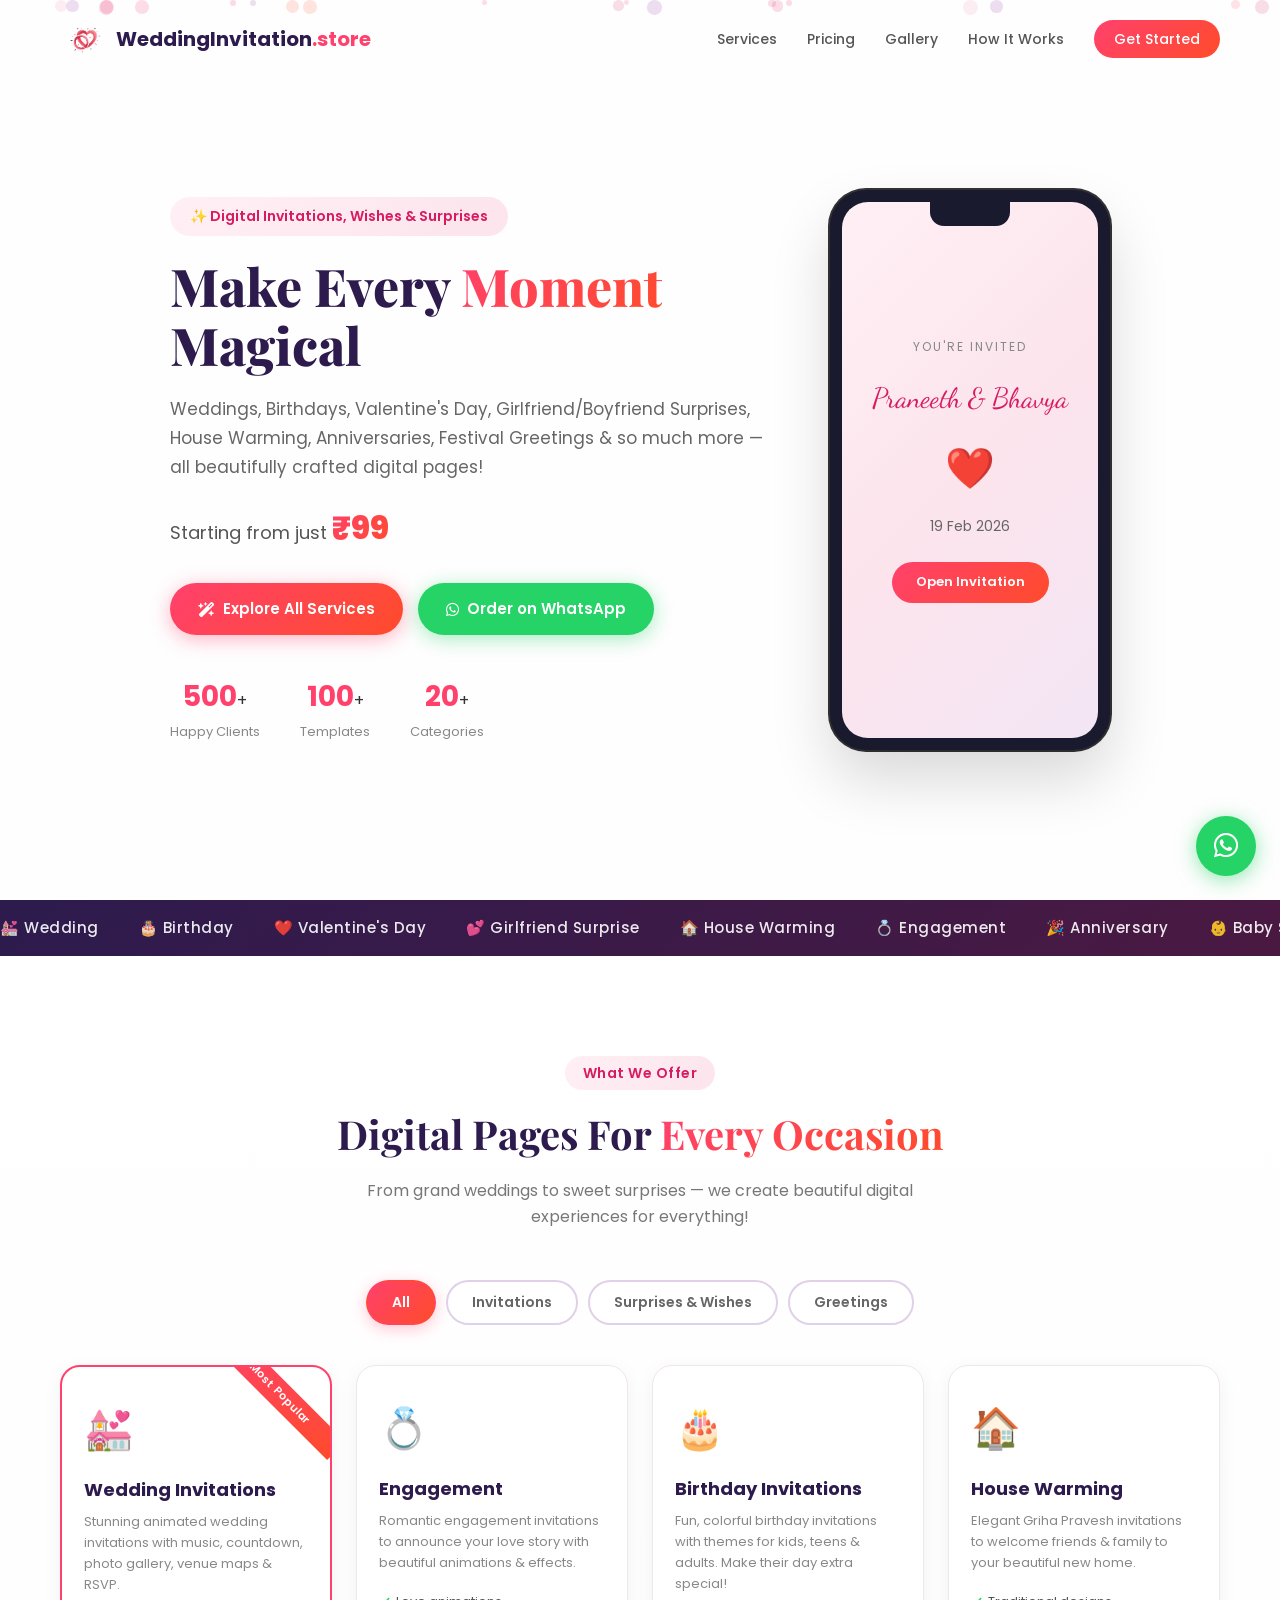
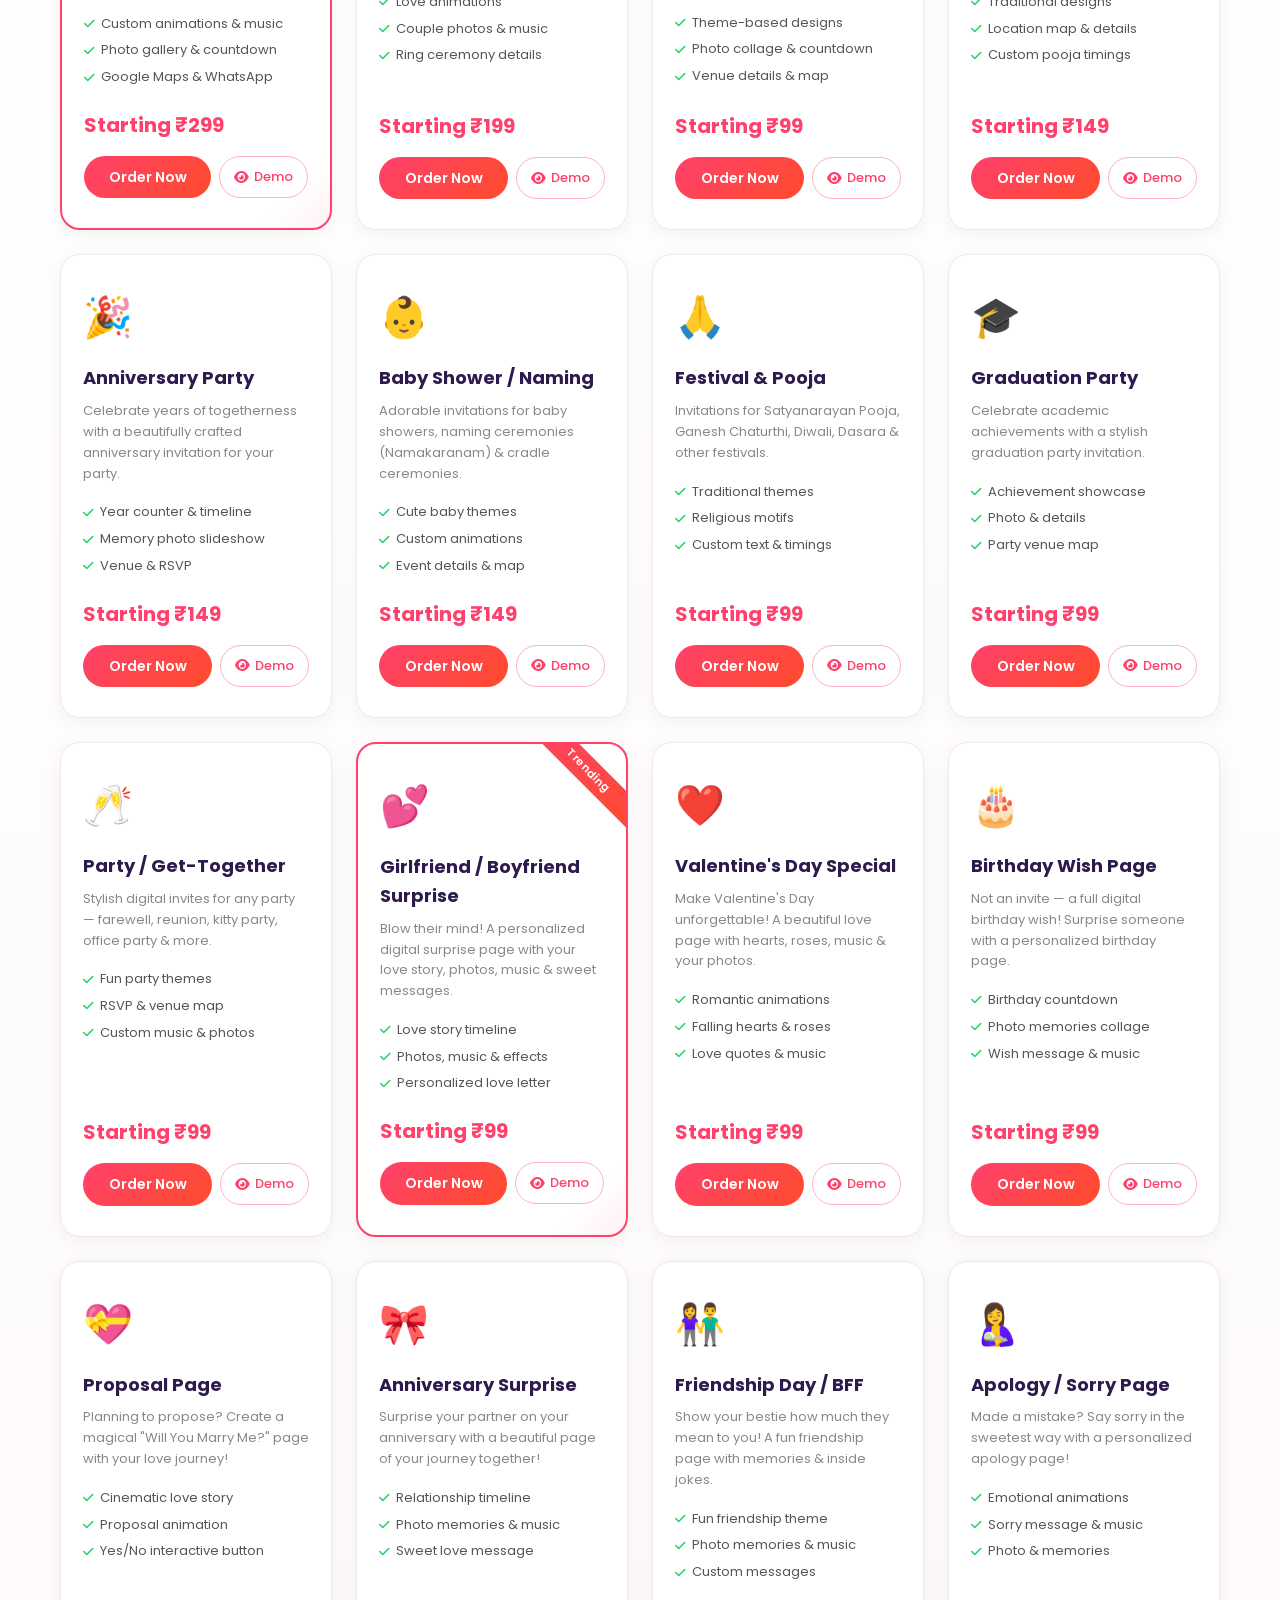
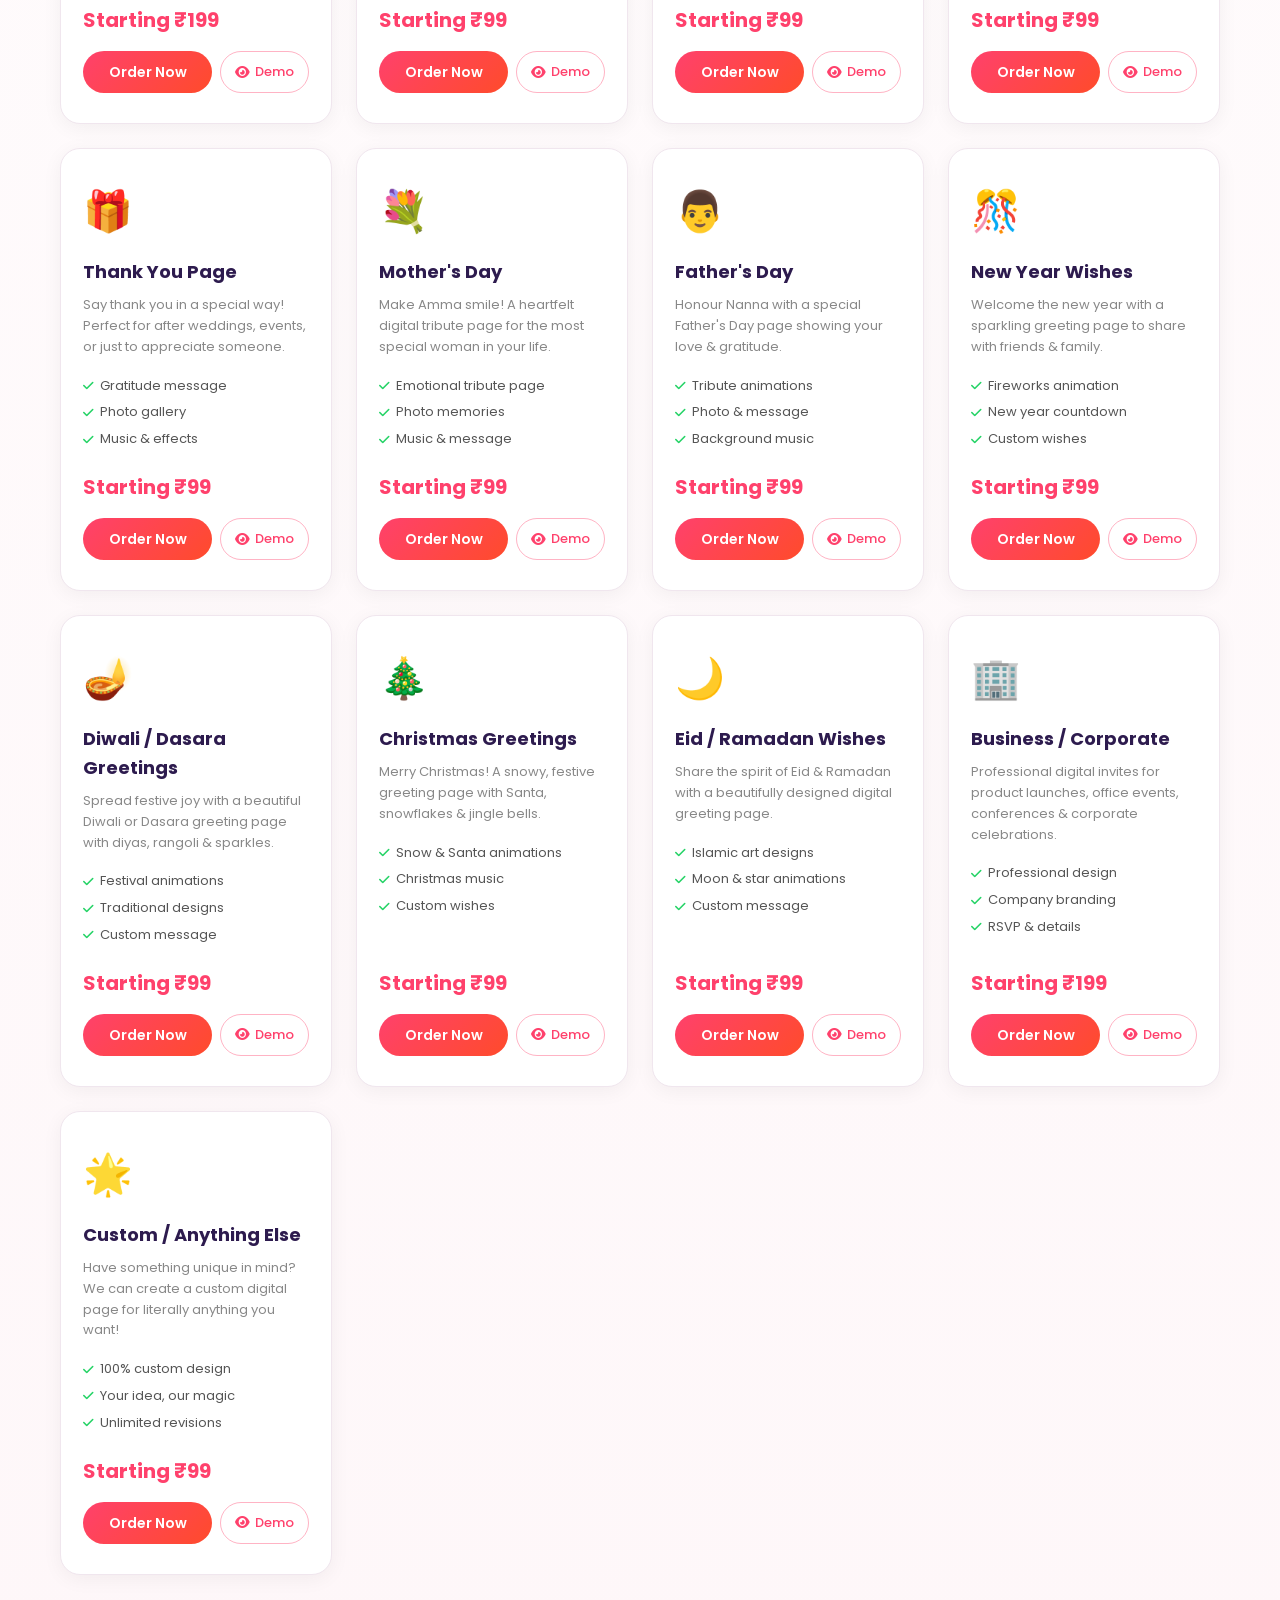
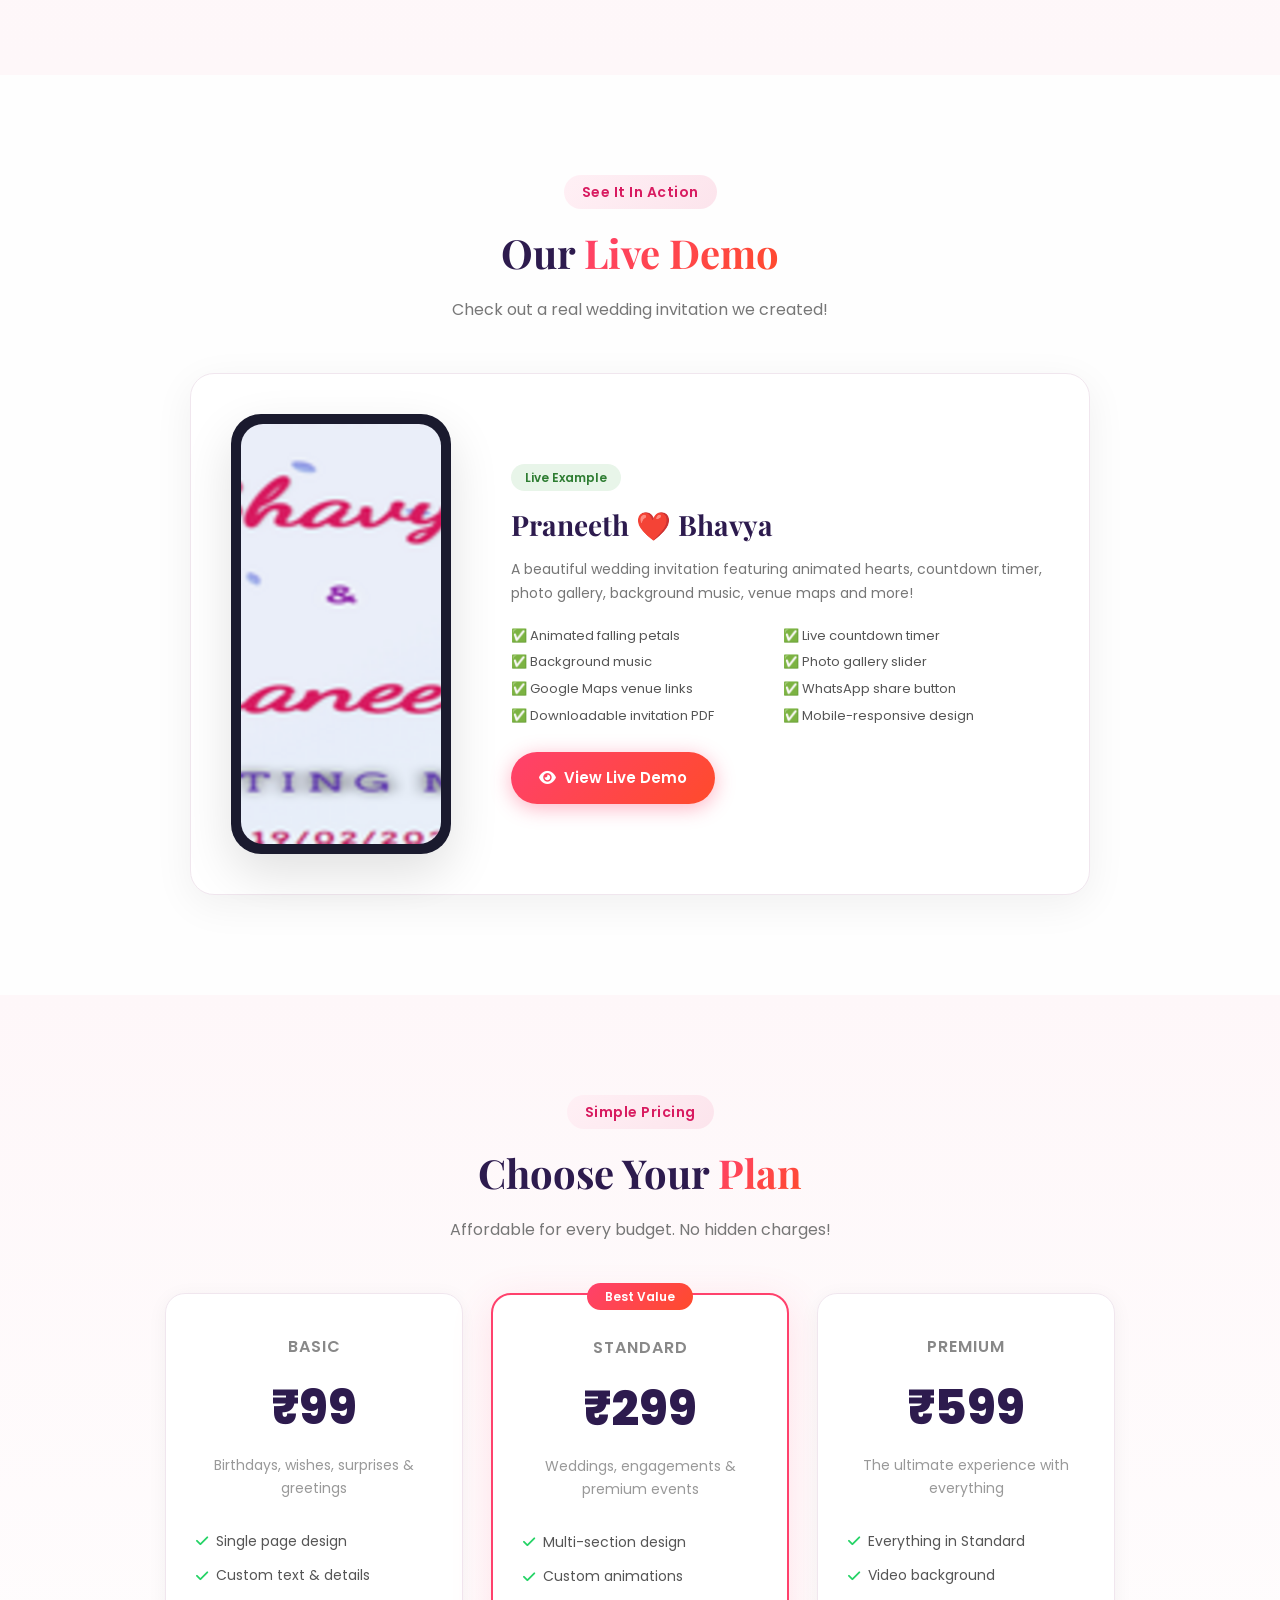
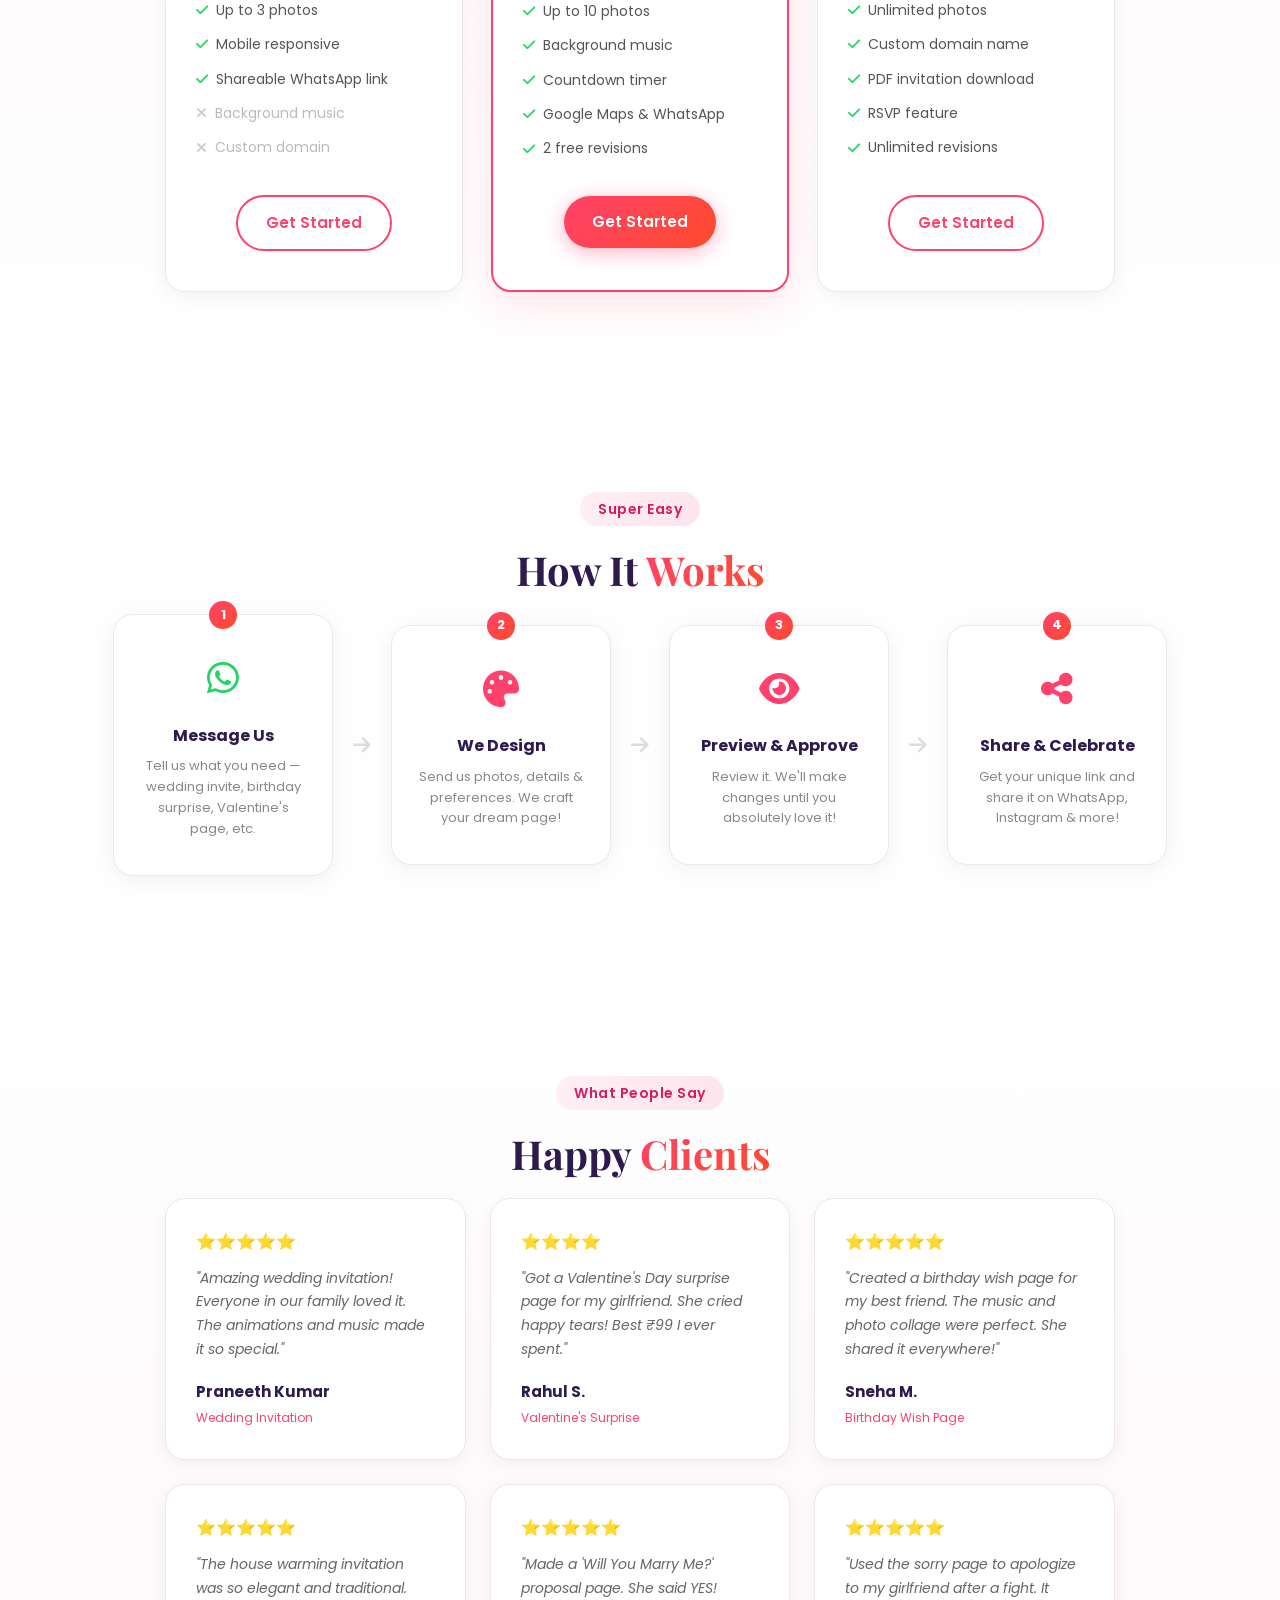
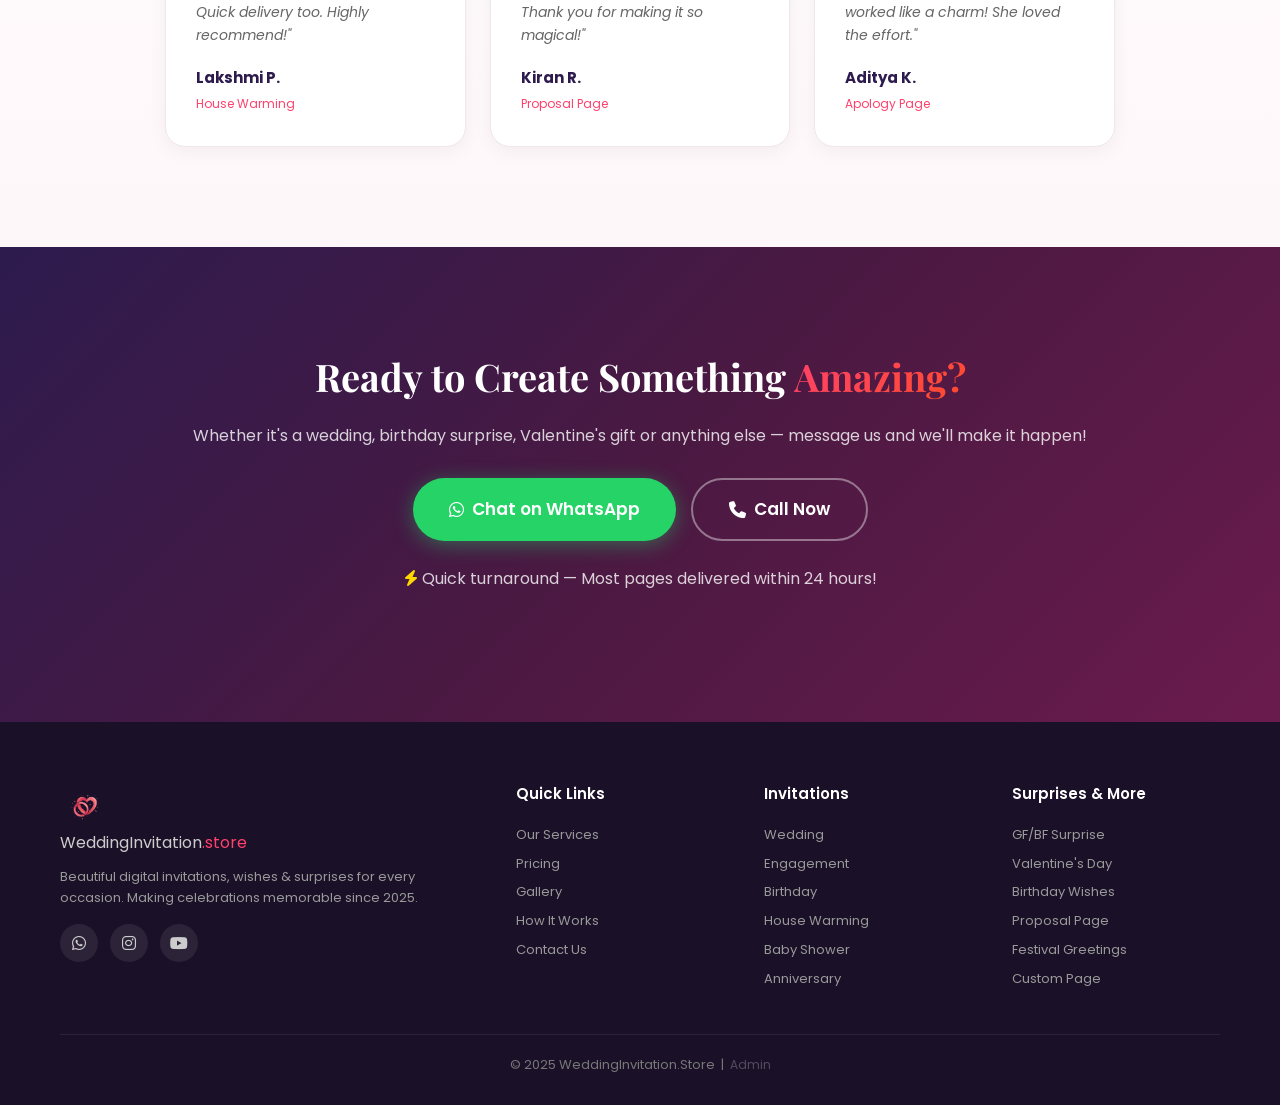
<file: index.html>
<!DOCTYPE html>
<html lang="en">
<head>
    <meta charset="UTF-8">
    <meta name="viewport" content="width=device-width, initial-scale=1.0">
    <link rel="shortcut icon" href="assets/img/logo.png" type="image/png">
    <meta name="author" content="Pavan Kumar">
    <meta name="description" content="Digital Invitations, Birthday Wishes, Valentine Surprises, Girlfriend/Boyfriend Surprises, House Warming, Wedding Cards & more. Starting ₹99!">

    <title>WeddingInvitation.Store | Digital Invitations & Surprises Starting ₹99</title>

    <!-- Google Analytics (Uncomment and replace G-XXXXXXXXXX with your ID) -->
    <!--
    <script async src="https://www.googletagmanager.com/gtag/js?id=G-XXXXXXXXXX"></script>
    <script>
      window.dataLayer = window.dataLayer || [];
      function gtag(){dataLayer.push(arguments);}
      gtag('js', new Date());
      gtag('config', 'G-XXXXXXXXXX');
    </script>
    -->

    <!-- Open Graph -->
    <meta property="og:title" content="WeddingInvitation.Store | Invitations, Wishes & Surprises from ₹99">
    <meta property="og:description" content="Weddings, Birthdays, Valentine's Day, Girlfriend Surprises, House Warming, Anniversary & more — all digital!">
    <meta property="og:image" content="https://weddinginvitation.store/assets/img/logo.png">
    <meta property="og:url" content="https://weddinginvitation.store/">
    <meta property="og:type" content="website">

    <!-- Fonts -->
    <link href="https://fonts.googleapis.com/css2?family=Playfair+Display:wght@400;600;700;800&family=Poppins:wght@300;400;500;600;700&family=Dancing+Script:wght@400;700&display=swap" rel="stylesheet">
    <link rel="stylesheet" href="https://cdnjs.cloudflare.com/ajax/libs/font-awesome/6.5.0/css/all.min.css">

    <link rel="stylesheet" href="style.css">
</head>
<body>

<!-- Floating Particles Background -->
<div class="particles" id="particles"></div>

<!-- Navigation -->
<nav class="navbar" id="navbar">
    <div class="nav-container">
        <a href="#" class="logo">
            <img src="assets/img/logo.png" alt="Logo" class="logo-img">
            <span class="logo-text">WeddingInvitation<span class="logo-dot">.store</span></span>
        </a>
        <div class="nav-overlay" id="navOverlay"></div>
        <div class="nav-links" id="navLinks">
            <button class="nav-close" id="navClose"><i class="fa-solid fa-xmark"></i></button>
            <a href="#services">Services</a>
            <a href="#pricing">Pricing</a>
            <a href="#gallery">Gallery</a>
            <a href="#how-it-works">How It Works</a>
            <a href="#contact" class="nav-cta">Get Started</a>
        </div>
        <button class="hamburger" id="hamburger">
            <span></span><span></span><span></span>
        </button>
    </div>
</nav>

<!-- Hero Section -->
<section class="hero" id="hero">
    <div class="hero-content">
        <p class="hero-badge">✨ Digital Invitations, Wishes & Surprises</p>
        <h1 class="hero-title">
            Make Every <span class="gradient-text">Moment</span> Magical
        </h1>
        <p class="hero-subtitle">
            Weddings, Birthdays, Valentine's Day, Girlfriend/Boyfriend Surprises, House Warming, Anniversaries, Festival Greetings & so much more — all beautifully crafted digital pages!
        </p>
        <div class="hero-price">
            Starting from just <span class="price-tag">₹99</span>
        </div>
        <div class="hero-actions">
            <a href="#services" class="btn btn-primary pulse-glow">
                <i class="fa-solid fa-wand-magic-sparkles"></i> Explore All Services
            </a>
            <a href="https://api.whatsapp.com/send?phone=918500752407&text=Hi!%20I%20want%20to%20create%20a%20digital%20invitation%20or%20surprise" target="_blank" class="btn btn-whatsapp">
                <i class="fa-brands fa-whatsapp"></i> Order on WhatsApp
            </a>
        </div>
        <div class="hero-stats">
            <div class="stat">
                <span class="stat-number" data-count="500">0</span>+
                <span class="stat-label">Happy Clients</span>
            </div>
            <div class="stat">
                <span class="stat-number" data-count="100">0</span>+
                <span class="stat-label">Templates</span>
            </div>
            <div class="stat">
                <span class="stat-number" data-count="20">0</span>+
                <span class="stat-label">Categories</span>
            </div>
        </div>
    </div>
    <div class="hero-visual">
        <div class="phone-mockup">
            <div class="phone-screen">
                <div class="mockup-invite">
                    <p class="mockup-small">You're Invited</p>
                    <p class="mockup-names">Praneeth & Bhavya</p>
                    <div class="mockup-heart">❤️</div>
                    <p class="mockup-date">19 Feb 2026</p>
                    <div class="mockup-btn">Open Invitation</div>
                </div>
            </div>
        </div>
    </div>
</section>

<!-- Scrolling Marquee of Categories -->
<section class="marquee-section">
    <div class="marquee-track">
        <div class="marquee-content">
            <span>💒 Wedding</span>
            <span>🎂 Birthday</span>
            <span>❤️ Valentine's Day</span>
            <span>💕 Girlfriend Surprise</span>
            <span>🏠 House Warming</span>
            <span>💍 Engagement</span>
            <span>🎉 Anniversary</span>
            <span>👶 Baby Shower</span>
            <span>🙏 Festival & Pooja</span>
            <span>🎓 Graduation</span>
            <span>💐 Mother's Day</span>
            <span>👨 Father's Day</span>
            <span>👫 Friendship Day</span>
            <span>🎊 New Year</span>
            <span>🥂 Party Invites</span>
            <span>💒 Wedding</span>
            <span>🎂 Birthday</span>
            <span>❤️ Valentine's Day</span>
            <span>💕 Girlfriend Surprise</span>
            <span>🏠 House Warming</span>
            <span>💍 Engagement</span>
            <span>🎉 Anniversary</span>
            <span>👶 Baby Shower</span>
            <span>🙏 Festival & Pooja</span>
            <span>🎓 Graduation</span>
            <span>💐 Mother's Day</span>
            <span>👨 Father's Day</span>
            <span>👫 Friendship Day</span>
            <span>🎊 New Year</span>
            <span>🥂 Party Invites</span>
        </div>
    </div>
</section>

<!-- Offers Section (shown dynamically when offers exist) -->
<section class="offers-section" id="offers-section">
    <div class="section-container">
        <p class="section-badge">🔥 Limited Time</p>
        <h2 class="section-title">Hot <span class="gradient-text">Deals & Offers</span></h2>
        <p class="section-subtitle">Grab these amazing deals before they expire!</p>
        <div class="offers-grid" id="offersGrid"></div>
    </div>
</section>

<!-- Services / Categories Section -->
<section class="services" id="services">
    <div class="section-container">
        <p class="section-badge">What We Offer</p>
        <h2 class="section-title">Digital Pages For <span class="gradient-text">Every Occasion</span></h2>
        <p class="section-subtitle">From grand weddings to sweet surprises — we create beautiful digital experiences for everything!</p>

        <!-- Category Filter Tabs -->
        <div class="filter-tabs">
            <button class="filter-btn active" data-filter="all">All</button>
            <button class="filter-btn" data-filter="invitations">Invitations</button>
            <button class="filter-btn" data-filter="surprises">Surprises & Wishes</button>
            <button class="filter-btn" data-filter="greetings">Greetings</button>
        </div>

        <div class="services-grid">

            <!-- INVITATIONS -->
            <div class="service-card featured" data-category="invitations">
                <div class="card-badge">Most Popular</div>
                <div class="card-icon">💒</div>
                <h3>Wedding Invitations</h3>
                <p>Stunning animated wedding invitations with music, countdown, photo gallery, venue maps & RSVP.</p>
                <ul class="card-features">
                    <li><i class="fa-solid fa-check"></i> Custom animations & music</li>
                    <li><i class="fa-solid fa-check"></i> Photo gallery & countdown</li>
                    <li><i class="fa-solid fa-check"></i> Google Maps & WhatsApp</li>
                </ul>
                <div class="card-price">Starting ₹299</div>
                <div class="card-btns">
                    <a href="https://api.whatsapp.com/send?phone=918500752407&text=Hi!%20I%20want%20a%20Wedding%20Invitation" target="_blank" class="btn btn-card">Order Now</a>
                    <button class="btn-demo" data-demo="wedding"><i class="fa-solid fa-eye"></i> Demo</button>
                </div>
            </div>

            <div class="service-card" data-category="invitations">
                <div class="card-icon">💍</div>
                <h3>Engagement</h3>
                <p>Romantic engagement invitations to announce your love story with beautiful animations & effects.</p>
                <ul class="card-features">
                    <li><i class="fa-solid fa-check"></i> Love animations</li>
                    <li><i class="fa-solid fa-check"></i> Couple photos & music</li>
                    <li><i class="fa-solid fa-check"></i> Ring ceremony details</li>
                </ul>
                <div class="card-price">Starting ₹199</div>
                <div class="card-btns">
                    <a href="https://api.whatsapp.com/send?phone=918500752407&text=Hi!%20I%20want%20an%20Engagement%20Invitation" target="_blank" class="btn btn-card">Order Now</a>
                    <button class="btn-demo" data-demo="engagement"><i class="fa-solid fa-eye"></i> Demo</button>
                </div>
            </div>

            <div class="service-card" data-category="invitations">
                <div class="card-icon">🎂</div>
                <h3>Birthday Invitations</h3>
                <p>Fun, colorful birthday invitations with themes for kids, teens & adults. Make their day extra special!</p>
                <ul class="card-features">
                    <li><i class="fa-solid fa-check"></i> Theme-based designs</li>
                    <li><i class="fa-solid fa-check"></i> Photo collage & countdown</li>
                    <li><i class="fa-solid fa-check"></i> Venue details & map</li>
                </ul>
                <div class="card-price">Starting ₹99</div>
                <div class="card-btns">
                    <a href="https://api.whatsapp.com/send?phone=918500752407&text=Hi!%20I%20want%20a%20Birthday%20Invitation" target="_blank" class="btn btn-card">Order Now</a>
                    <button class="btn-demo" data-demo="birthday"><i class="fa-solid fa-eye"></i> Demo</button>
                </div>
            </div>

            <div class="service-card" data-category="invitations">
                <div class="card-icon">🏠</div>
                <h3>House Warming</h3>
                <p>Elegant Griha Pravesh invitations to welcome friends & family to your beautiful new home.</p>
                <ul class="card-features">
                    <li><i class="fa-solid fa-check"></i> Traditional designs</li>
                    <li><i class="fa-solid fa-check"></i> Location map & details</li>
                    <li><i class="fa-solid fa-check"></i> Custom pooja timings</li>
                </ul>
                <div class="card-price">Starting ₹149</div>
                <div class="card-btns">
                    <a href="https://api.whatsapp.com/send?phone=918500752407&text=Hi!%20I%20want%20a%20House%20Warming%20Invitation" target="_blank" class="btn btn-card">Order Now</a>
                    <button class="btn-demo" data-demo="housewarming"><i class="fa-solid fa-eye"></i> Demo</button>
                </div>
            </div>

            <div class="service-card" data-category="invitations">
                <div class="card-icon">🎉</div>
                <h3>Anniversary Party</h3>
                <p>Celebrate years of togetherness with a beautifully crafted anniversary invitation for your party.</p>
                <ul class="card-features">
                    <li><i class="fa-solid fa-check"></i> Year counter & timeline</li>
                    <li><i class="fa-solid fa-check"></i> Memory photo slideshow</li>
                    <li><i class="fa-solid fa-check"></i> Venue & RSVP</li>
                </ul>
                <div class="card-price">Starting ₹149</div>
                <div class="card-btns">
                    <a href="https://api.whatsapp.com/send?phone=918500752407&text=Hi!%20I%20want%20an%20Anniversary%20Invitation" target="_blank" class="btn btn-card">Order Now</a>
                    <button class="btn-demo" data-demo="anniversary"><i class="fa-solid fa-eye"></i> Demo</button>
                </div>
            </div>

            <div class="service-card" data-category="invitations">
                <div class="card-icon">👶</div>
                <h3>Baby Shower / Naming</h3>
                <p>Adorable invitations for baby showers, naming ceremonies (Namakaranam) & cradle ceremonies.</p>
                <ul class="card-features">
                    <li><i class="fa-solid fa-check"></i> Cute baby themes</li>
                    <li><i class="fa-solid fa-check"></i> Custom animations</li>
                    <li><i class="fa-solid fa-check"></i> Event details & map</li>
                </ul>
                <div class="card-price">Starting ₹149</div>
                <div class="card-btns">
                    <a href="https://api.whatsapp.com/send?phone=918500752407&text=Hi!%20I%20want%20a%20Baby%20Shower%20Invitation" target="_blank" class="btn btn-card">Order Now</a>
                    <button class="btn-demo" data-demo="baby"><i class="fa-solid fa-eye"></i> Demo</button>
                </div>
            </div>

            <div class="service-card" data-category="invitations">
                <div class="card-icon">🙏</div>
                <h3>Festival & Pooja</h3>
                <p>Invitations for Satyanarayan Pooja, Ganesh Chaturthi, Diwali, Dasara & other festivals.</p>
                <ul class="card-features">
                    <li><i class="fa-solid fa-check"></i> Traditional themes</li>
                    <li><i class="fa-solid fa-check"></i> Religious motifs</li>
                    <li><i class="fa-solid fa-check"></i> Custom text & timings</li>
                </ul>
                <div class="card-price">Starting ₹99</div>
                <div class="card-btns">
                    <a href="https://api.whatsapp.com/send?phone=918500752407&text=Hi!%20I%20want%20a%20Festival%20Invitation" target="_blank" class="btn btn-card">Order Now</a>
                    <button class="btn-demo" data-demo="festival"><i class="fa-solid fa-eye"></i> Demo</button>
                </div>
            </div>

            <div class="service-card" data-category="invitations">
                <div class="card-icon">🎓</div>
                <h3>Graduation Party</h3>
                <p>Celebrate academic achievements with a stylish graduation party invitation.</p>
                <ul class="card-features">
                    <li><i class="fa-solid fa-check"></i> Achievement showcase</li>
                    <li><i class="fa-solid fa-check"></i> Photo & details</li>
                    <li><i class="fa-solid fa-check"></i> Party venue map</li>
                </ul>
                <div class="card-price">Starting ₹99</div>
                <div class="card-btns">
                    <a href="https://api.whatsapp.com/send?phone=918500752407&text=Hi!%20I%20want%20a%20Graduation%20Party%20Invitation" target="_blank" class="btn btn-card">Order Now</a>
                    <button class="btn-demo" data-demo="graduation"><i class="fa-solid fa-eye"></i> Demo</button>
                </div>
            </div>

            <div class="service-card" data-category="invitations">
                <div class="card-icon">🥂</div>
                <h3>Party / Get-Together</h3>
                <p>Stylish digital invites for any party — farewell, reunion, kitty party, office party & more.</p>
                <ul class="card-features">
                    <li><i class="fa-solid fa-check"></i> Fun party themes</li>
                    <li><i class="fa-solid fa-check"></i> RSVP & venue map</li>
                    <li><i class="fa-solid fa-check"></i> Custom music & photos</li>
                </ul>
                <div class="card-price">Starting ₹99</div>
                <div class="card-btns">
                    <a href="https://api.whatsapp.com/send?phone=918500752407&text=Hi!%20I%20want%20a%20Party%20Invitation" target="_blank" class="btn btn-card">Order Now</a>
                    <button class="btn-demo" data-demo="party"><i class="fa-solid fa-eye"></i> Demo</button>
                </div>
            </div>

            <!-- SURPRISES & WISHES -->
            <div class="service-card featured" data-category="surprises">
                <div class="card-badge">Trending</div>
                <div class="card-icon">💕</div>
                <h3>Girlfriend / Boyfriend Surprise</h3>
                <p>Blow their mind! A personalized digital surprise page with your love story, photos, music & sweet messages.</p>
                <ul class="card-features">
                    <li><i class="fa-solid fa-check"></i> Love story timeline</li>
                    <li><i class="fa-solid fa-check"></i> Photos, music & effects</li>
                    <li><i class="fa-solid fa-check"></i> Personalized love letter</li>
                </ul>
                <div class="card-price">Starting ₹99</div>
                <div class="card-btns">
                    <a href="https://api.whatsapp.com/send?phone=918500752407&text=Hi!%20I%20want%20a%20Girlfriend/Boyfriend%20Surprise%20Page" target="_blank" class="btn btn-card">Order Now</a>
                    <button class="btn-demo" data-demo="couple"><i class="fa-solid fa-eye"></i> Demo</button>
                </div>
            </div>

            <div class="service-card" data-category="surprises">
                <div class="card-icon">❤️</div>
                <h3>Valentine's Day Special</h3>
                <p>Make Valentine's Day unforgettable! A beautiful love page with hearts, roses, music & your photos.</p>
                <ul class="card-features">
                    <li><i class="fa-solid fa-check"></i> Romantic animations</li>
                    <li><i class="fa-solid fa-check"></i> Falling hearts & roses</li>
                    <li><i class="fa-solid fa-check"></i> Love quotes & music</li>
                </ul>
                <div class="card-price">Starting ₹99</div>
                <div class="card-btns">
                    <a href="https://api.whatsapp.com/send?phone=918500752407&text=Hi!%20I%20want%20a%20Valentine's%20Day%20Surprise%20Page" target="_blank" class="btn btn-card">Order Now</a>
                    <button class="btn-demo" data-demo="valentine"><i class="fa-solid fa-eye"></i> Demo</button>
                </div>
            </div>

            <div class="service-card" data-category="surprises">
                <div class="card-icon">🎂</div>
                <h3>Birthday Wish Page</h3>
                <p>Not an invite — a full digital birthday wish! Surprise someone with a personalized birthday page.</p>
                <ul class="card-features">
                    <li><i class="fa-solid fa-check"></i> Birthday countdown</li>
                    <li><i class="fa-solid fa-check"></i> Photo memories collage</li>
                    <li><i class="fa-solid fa-check"></i> Wish message & music</li>
                </ul>
                <div class="card-price">Starting ₹99</div>
                <div class="card-btns">
                    <a href="https://api.whatsapp.com/send?phone=918500752407&text=Hi!%20I%20want%20a%20Birthday%20Wish%20Page" target="_blank" class="btn btn-card">Order Now</a>
                    <button class="btn-demo" data-demo="birthdaywish"><i class="fa-solid fa-eye"></i> Demo</button>
                </div>
            </div>

            <div class="service-card" data-category="surprises">
                <div class="card-icon">💝</div>
                <h3>Proposal Page</h3>
                <p>Planning to propose? Create a magical "Will You Marry Me?" page with your love journey!</p>
                <ul class="card-features">
                    <li><i class="fa-solid fa-check"></i> Cinematic love story</li>
                    <li><i class="fa-solid fa-check"></i> Proposal animation</li>
                    <li><i class="fa-solid fa-check"></i> Yes/No interactive button</li>
                </ul>
                <div class="card-price">Starting ₹199</div>
                <div class="card-btns">
                    <a href="https://api.whatsapp.com/send?phone=918500752407&text=Hi!%20I%20want%20a%20Proposal%20Page" target="_blank" class="btn btn-card">Order Now</a>
                    <button class="btn-demo" data-demo="proposal"><i class="fa-solid fa-eye"></i> Demo</button>
                </div>
            </div>

            <div class="service-card" data-category="surprises">
                <div class="card-icon">🎀</div>
                <h3>Anniversary Surprise</h3>
                <p>Surprise your partner on your anniversary with a beautiful page of your journey together!</p>
                <ul class="card-features">
                    <li><i class="fa-solid fa-check"></i> Relationship timeline</li>
                    <li><i class="fa-solid fa-check"></i> Photo memories & music</li>
                    <li><i class="fa-solid fa-check"></i> Sweet love message</li>
                </ul>
                <div class="card-price">Starting ₹99</div>
                <div class="card-btns">
                    <a href="https://api.whatsapp.com/send?phone=918500752407&text=Hi!%20I%20want%20an%20Anniversary%20Surprise%20Page" target="_blank" class="btn btn-card">Order Now</a>
                    <button class="btn-demo" data-demo="annivsurprise"><i class="fa-solid fa-eye"></i> Demo</button>
                </div>
            </div>

            <div class="service-card" data-category="surprises">
                <div class="card-icon">👫</div>
                <h3>Friendship Day / BFF</h3>
                <p>Show your bestie how much they mean to you! A fun friendship page with memories & inside jokes.</p>
                <ul class="card-features">
                    <li><i class="fa-solid fa-check"></i> Fun friendship theme</li>
                    <li><i class="fa-solid fa-check"></i> Photo memories & music</li>
                    <li><i class="fa-solid fa-check"></i> Custom messages</li>
                </ul>
                <div class="card-price">Starting ₹99</div>
                <div class="card-btns">
                    <a href="https://api.whatsapp.com/send?phone=918500752407&text=Hi!%20I%20want%20a%20Friendship%20Day%20Surprise%20Page" target="_blank" class="btn btn-card">Order Now</a>
                    <button class="btn-demo" data-demo="friendship"><i class="fa-solid fa-eye"></i> Demo</button>
                </div>
            </div>

            <div class="service-card" data-category="surprises">
                <div class="card-icon">🤱</div>
                <h3>Apology / Sorry Page</h3>
                <p>Made a mistake? Say sorry in the sweetest way with a personalized apology page!</p>
                <ul class="card-features">
                    <li><i class="fa-solid fa-check"></i> Emotional animations</li>
                    <li><i class="fa-solid fa-check"></i> Sorry message & music</li>
                    <li><i class="fa-solid fa-check"></i> Photo & memories</li>
                </ul>
                <div class="card-price">Starting ₹99</div>
                <div class="card-btns">
                    <a href="https://api.whatsapp.com/send?phone=918500752407&text=Hi!%20I%20want%20an%20Apology%20/%20Sorry%20Page" target="_blank" class="btn btn-card">Order Now</a>
                    <button class="btn-demo" data-demo="apology"><i class="fa-solid fa-eye"></i> Demo</button>
                </div>
            </div>

            <div class="service-card" data-category="surprises">
                <div class="card-icon">🎁</div>
                <h3>Thank You Page</h3>
                <p>Say thank you in a special way! Perfect for after weddings, events, or just to appreciate someone.</p>
                <ul class="card-features">
                    <li><i class="fa-solid fa-check"></i> Gratitude message</li>
                    <li><i class="fa-solid fa-check"></i> Photo gallery</li>
                    <li><i class="fa-solid fa-check"></i> Music & effects</li>
                </ul>
                <div class="card-price">Starting ₹99</div>
                <div class="card-btns">
                    <a href="https://api.whatsapp.com/send?phone=918500752407&text=Hi!%20I%20want%20a%20Thank%20You%20Page" target="_blank" class="btn btn-card">Order Now</a>
                    <button class="btn-demo" data-demo="thankyou"><i class="fa-solid fa-eye"></i> Demo</button>
                </div>
            </div>

            <!-- GREETINGS -->
            <div class="service-card" data-category="greetings">
                <div class="card-icon">💐</div>
                <h3>Mother's Day</h3>
                <p>Make Amma smile! A heartfelt digital tribute page for the most special woman in your life.</p>
                <ul class="card-features">
                    <li><i class="fa-solid fa-check"></i> Emotional tribute page</li>
                    <li><i class="fa-solid fa-check"></i> Photo memories</li>
                    <li><i class="fa-solid fa-check"></i> Music & message</li>
                </ul>
                <div class="card-price">Starting ₹99</div>
                <div class="card-btns">
                    <a href="https://api.whatsapp.com/send?phone=918500752407&text=Hi!%20I%20want%20a%20Mother's%20Day%20Page" target="_blank" class="btn btn-card">Order Now</a>
                    <button class="btn-demo" data-demo="mothers"><i class="fa-solid fa-eye"></i> Demo</button>
                </div>
            </div>

            <div class="service-card" data-category="greetings">
                <div class="card-icon">👨</div>
                <h3>Father's Day</h3>
                <p>Honour Nanna with a special Father's Day page showing your love & gratitude.</p>
                <ul class="card-features">
                    <li><i class="fa-solid fa-check"></i> Tribute animations</li>
                    <li><i class="fa-solid fa-check"></i> Photo & message</li>
                    <li><i class="fa-solid fa-check"></i> Background music</li>
                </ul>
                <div class="card-price">Starting ₹99</div>
                <div class="card-btns">
                    <a href="https://api.whatsapp.com/send?phone=918500752407&text=Hi!%20I%20want%20a%20Father's%20Day%20Page" target="_blank" class="btn btn-card">Order Now</a>
                    <button class="btn-demo" data-demo="fathers"><i class="fa-solid fa-eye"></i> Demo</button>
                </div>
            </div>

            <div class="service-card" data-category="greetings">
                <div class="card-icon">🎊</div>
                <h3>New Year Wishes</h3>
                <p>Welcome the new year with a sparkling greeting page to share with friends & family.</p>
                <ul class="card-features">
                    <li><i class="fa-solid fa-check"></i> Fireworks animation</li>
                    <li><i class="fa-solid fa-check"></i> New year countdown</li>
                    <li><i class="fa-solid fa-check"></i> Custom wishes</li>
                </ul>
                <div class="card-price">Starting ₹99</div>
                <div class="card-btns">
                    <a href="https://api.whatsapp.com/send?phone=918500752407&text=Hi!%20I%20want%20a%20New%20Year%20Greeting%20Page" target="_blank" class="btn btn-card">Order Now</a>
                    <button class="btn-demo" data-demo="newyear"><i class="fa-solid fa-eye"></i> Demo</button>
                </div>
            </div>

            <div class="service-card" data-category="greetings">
                <div class="card-icon">🪔</div>
                <h3>Diwali / Dasara Greetings</h3>
                <p>Spread festive joy with a beautiful Diwali or Dasara greeting page with diyas, rangoli & sparkles.</p>
                <ul class="card-features">
                    <li><i class="fa-solid fa-check"></i> Festival animations</li>
                    <li><i class="fa-solid fa-check"></i> Traditional designs</li>
                    <li><i class="fa-solid fa-check"></i> Custom message</li>
                </ul>
                <div class="card-price">Starting ₹99</div>
                <div class="card-btns">
                    <a href="https://api.whatsapp.com/send?phone=918500752407&text=Hi!%20I%20want%20a%20Diwali%20Greeting%20Page" target="_blank" class="btn btn-card">Order Now</a>
                    <button class="btn-demo" data-demo="diwali"><i class="fa-solid fa-eye"></i> Demo</button>
                </div>
            </div>

            <div class="service-card" data-category="greetings">
                <div class="card-icon">🎄</div>
                <h3>Christmas Greetings</h3>
                <p>Merry Christmas! A snowy, festive greeting page with Santa, snowflakes & jingle bells.</p>
                <ul class="card-features">
                    <li><i class="fa-solid fa-check"></i> Snow & Santa animations</li>
                    <li><i class="fa-solid fa-check"></i> Christmas music</li>
                    <li><i class="fa-solid fa-check"></i> Custom wishes</li>
                </ul>
                <div class="card-price">Starting ₹99</div>
                <div class="card-btns">
                    <a href="https://api.whatsapp.com/send?phone=918500752407&text=Hi!%20I%20want%20a%20Christmas%20Greeting%20Page" target="_blank" class="btn btn-card">Order Now</a>
                    <button class="btn-demo" data-demo="christmas"><i class="fa-solid fa-eye"></i> Demo</button>
                </div>
            </div>

            <div class="service-card" data-category="greetings">
                <div class="card-icon">🌙</div>
                <h3>Eid / Ramadan Wishes</h3>
                <p>Share the spirit of Eid & Ramadan with a beautifully designed digital greeting page.</p>
                <ul class="card-features">
                    <li><i class="fa-solid fa-check"></i> Islamic art designs</li>
                    <li><i class="fa-solid fa-check"></i> Moon & star animations</li>
                    <li><i class="fa-solid fa-check"></i> Custom message</li>
                </ul>
                <div class="card-price">Starting ₹99</div>
                <div class="card-btns">
                    <a href="https://api.whatsapp.com/send?phone=918500752407&text=Hi!%20I%20want%20an%20Eid%20Greeting%20Page" target="_blank" class="btn btn-card">Order Now</a>
                    <button class="btn-demo" data-demo="eid"><i class="fa-solid fa-eye"></i> Demo</button>
                </div>
            </div>

            <div class="service-card" data-category="greetings">
                <div class="card-icon">🏢</div>
                <h3>Business / Corporate</h3>
                <p>Professional digital invites for product launches, office events, conferences & corporate celebrations.</p>
                <ul class="card-features">
                    <li><i class="fa-solid fa-check"></i> Professional design</li>
                    <li><i class="fa-solid fa-check"></i> Company branding</li>
                    <li><i class="fa-solid fa-check"></i> RSVP & details</li>
                </ul>
                <div class="card-price">Starting ₹199</div>
                <div class="card-btns">
                    <a href="https://api.whatsapp.com/send?phone=918500752407&text=Hi!%20I%20want%20a%20Corporate%20Event%20Invitation" target="_blank" class="btn btn-card">Order Now</a>
                    <button class="btn-demo" data-demo="corporate"><i class="fa-solid fa-eye"></i> Demo</button>
                </div>
            </div>

            <div class="service-card" data-category="surprises">
                <div class="card-icon">🌟</div>
                <h3>Custom / Anything Else</h3>
                <p>Have something unique in mind? We can create a custom digital page for literally anything you want!</p>
                <ul class="card-features">
                    <li><i class="fa-solid fa-check"></i> 100% custom design</li>
                    <li><i class="fa-solid fa-check"></i> Your idea, our magic</li>
                    <li><i class="fa-solid fa-check"></i> Unlimited revisions</li>
                </ul>
                <div class="card-price">Starting ₹99</div>
                <div class="card-btns">
                    <a href="https://api.whatsapp.com/send?phone=918500752407&text=Hi!%20I%20have%20a%20custom%20idea%20for%20a%20digital%20page" target="_blank" class="btn btn-card">Order Now</a>
                    <button class="btn-demo" data-demo="custom"><i class="fa-solid fa-eye"></i> Demo</button>
                </div>
            </div>

        </div>
    </div>
</section>

<!-- Live Demo Section -->
<section class="demo-section" id="gallery">
    <div class="section-container">
        <p class="section-badge">See It In Action</p>
        <h2 class="section-title">Our <span class="gradient-text">Live Demo</span></h2>
        <p class="section-subtitle">Check out a real wedding invitation we created!</p>

        <div class="demo-card">
            <div class="demo-preview">
                <div class="demo-phone">
                    <div class="demo-screen">
                        <img src="assets/img/preview.png" alt="Wedding Invitation Preview" class="demo-img">
                    </div>
                </div>
            </div>
            <div class="demo-info">
                <span class="demo-badge">Live Example</span>
                <h3>Praneeth ❤️ Bhavya</h3>
                <p>A beautiful wedding invitation featuring animated hearts, countdown timer, photo gallery, background music, venue maps and more!</p>
                <ul class="demo-features">
                    <li>✅ Animated falling petals</li>
                    <li>✅ Live countdown timer</li>
                    <li>✅ Background music</li>
                    <li>✅ Photo gallery slider</li>
                    <li>✅ Google Maps venue links</li>
                    <li>✅ WhatsApp share button</li>
                    <li>✅ Downloadable invitation PDF</li>
                    <li>✅ Mobile-responsive design</li>
                </ul>
                <a href="../index.html" target="_blank" class="btn btn-primary">
                    <i class="fa-solid fa-eye"></i> View Live Demo
                </a>
            </div>
        </div>
    </div>
</section>

<!-- Pricing Section -->
<section class="pricing" id="pricing">
    <div class="section-container">
        <p class="section-badge">Simple Pricing</p>
        <h2 class="section-title">Choose Your <span class="gradient-text">Plan</span></h2>
        <p class="section-subtitle">Affordable for every budget. No hidden charges!</p>

        <div class="pricing-grid">

            <div class="pricing-card">
                <div class="pricing-name">Basic</div>
                <div class="pricing-amount">₹99</div>
                <p class="pricing-desc">Birthdays, wishes, surprises & greetings</p>
                <ul class="pricing-features">
                    <li><i class="fa-solid fa-check"></i> Single page design</li>
                    <li><i class="fa-solid fa-check"></i> Custom text & details</li>
                    <li><i class="fa-solid fa-check"></i> Up to 3 photos</li>
                    <li><i class="fa-solid fa-check"></i> Mobile responsive</li>
                    <li><i class="fa-solid fa-check"></i> Shareable WhatsApp link</li>
                    <li class="disabled"><i class="fa-solid fa-xmark"></i> Background music</li>
                    <li class="disabled"><i class="fa-solid fa-xmark"></i> Custom domain</li>
                </ul>
                <a href="https://api.whatsapp.com/send?phone=918500752407&text=Hi!%20I%20want%20a%20Basic%20Plan%20(₹99)" target="_blank" class="btn btn-outline">Get Started</a>
            </div>

            <div class="pricing-card popular">
                <div class="popular-tag">Best Value</div>
                <div class="pricing-name">Standard</div>
                <div class="pricing-amount">₹299</div>
                <p class="pricing-desc">Weddings, engagements & premium events</p>
                <ul class="pricing-features">
                    <li><i class="fa-solid fa-check"></i> Multi-section design</li>
                    <li><i class="fa-solid fa-check"></i> Custom animations</li>
                    <li><i class="fa-solid fa-check"></i> Up to 10 photos</li>
                    <li><i class="fa-solid fa-check"></i> Background music</li>
                    <li><i class="fa-solid fa-check"></i> Countdown timer</li>
                    <li><i class="fa-solid fa-check"></i> Google Maps & WhatsApp</li>
                    <li><i class="fa-solid fa-check"></i> 2 free revisions</li>
                </ul>
                <a href="https://api.whatsapp.com/send?phone=918500752407&text=Hi!%20I%20want%20a%20Standard%20Plan%20(₹299)" target="_blank" class="btn btn-primary">Get Started</a>
            </div>

            <div class="pricing-card">
                <div class="pricing-name">Premium</div>
                <div class="pricing-amount">₹599</div>
                <p class="pricing-desc">The ultimate experience with everything</p>
                <ul class="pricing-features">
                    <li><i class="fa-solid fa-check"></i> Everything in Standard</li>
                    <li><i class="fa-solid fa-check"></i> Video background</li>
                    <li><i class="fa-solid fa-check"></i> Unlimited photos</li>
                    <li><i class="fa-solid fa-check"></i> Custom domain name</li>
                    <li><i class="fa-solid fa-check"></i> PDF invitation download</li>
                    <li><i class="fa-solid fa-check"></i> RSVP feature</li>
                    <li><i class="fa-solid fa-check"></i> Unlimited revisions</li>
                </ul>
                <a href="https://api.whatsapp.com/send?phone=918500752407&text=Hi!%20I%20want%20a%20Premium%20Plan%20(₹599)" target="_blank" class="btn btn-outline">Get Started</a>
            </div>

        </div>
    </div>
</section>

<!-- How It Works -->
<section class="how-it-works" id="how-it-works">
    <div class="section-container">
        <p class="section-badge">Super Easy</p>
        <h2 class="section-title">How It <span class="gradient-text">Works</span></h2>

        <div class="steps-grid">
            <div class="step">
                <div class="step-number">1</div>
                <div class="step-icon"><i class="fa-brands fa-whatsapp"></i></div>
                <h3>Message Us</h3>
                <p>Tell us what you need — wedding invite, birthday surprise, Valentine's page, etc.</p>
            </div>
            <div class="step-arrow"><i class="fa-solid fa-arrow-right"></i></div>
            <div class="step">
                <div class="step-number">2</div>
                <div class="step-icon"><i class="fa-solid fa-palette"></i></div>
                <h3>We Design</h3>
                <p>Send us photos, details & preferences. We craft your dream page!</p>
            </div>
            <div class="step-arrow"><i class="fa-solid fa-arrow-right"></i></div>
            <div class="step">
                <div class="step-number">3</div>
                <div class="step-icon"><i class="fa-solid fa-eye"></i></div>
                <h3>Preview & Approve</h3>
                <p>Review it. We'll make changes until you absolutely love it!</p>
            </div>
            <div class="step-arrow"><i class="fa-solid fa-arrow-right"></i></div>
            <div class="step">
                <div class="step-number">4</div>
                <div class="step-icon"><i class="fa-solid fa-share-nodes"></i></div>
                <h3>Share & Celebrate</h3>
                <p>Get your unique link and share it on WhatsApp, Instagram & more!</p>
            </div>
        </div>
    </div>
</section>

<!-- Testimonials -->
<section class="testimonials">
    <div class="section-container">
        <p class="section-badge">What People Say</p>
        <h2 class="section-title">Happy <span class="gradient-text">Clients</span></h2>

        <div class="testimonials-grid">
            <div class="testimonial-card">
                <div class="stars">⭐⭐⭐⭐⭐</div>
                <p>"Amazing wedding invitation! Everyone in our family loved it. The animations and music made it so special."</p>
                <div class="testimonial-author">
                    <strong>Praneeth Kumar</strong>
                    <span>Wedding Invitation</span>
                </div>
            </div>
            <div class="testimonial-card">
                <div class="stars">⭐⭐⭐⭐</div>
                <p>"Got a Valentine's Day surprise page for my girlfriend. She cried happy tears! Best ₹99 I ever spent."</p>
                <div class="testimonial-author">
                    <strong>Rahul S.</strong>
                    <span>Valentine's Surprise</span>
                </div>
            </div>
            <div class="testimonial-card">
                <div class="stars">⭐⭐⭐⭐⭐</div>
                <p>"Created a birthday wish page for my best friend. The music and photo collage were perfect. She shared it everywhere!"</p>
                <div class="testimonial-author">
                    <strong>Sneha M.</strong>
                    <span>Birthday Wish Page</span>
                </div>
            </div>
            <div class="testimonial-card">
                <div class="stars">⭐⭐⭐⭐⭐</div>
                <p>"The house warming invitation was so elegant and traditional. Quick delivery too. Highly recommend!"</p>
                <div class="testimonial-author">
                    <strong>Lakshmi P.</strong>
                    <span>House Warming</span>
                </div>
            </div>
            <div class="testimonial-card">
                <div class="stars">⭐⭐⭐⭐⭐</div>
                <p>"Made a 'Will You Marry Me?' proposal page. She said YES! Thank you for making it so magical!"</p>
                <div class="testimonial-author">
                    <strong>Kiran R.</strong>
                    <span>Proposal Page</span>
                </div>
            </div>
            <div class="testimonial-card">
                <div class="stars">⭐⭐⭐⭐⭐</div>
                <p>"Used the sorry page to apologize to my girlfriend after a fight. It worked like a charm! She loved the effort."</p>
                <div class="testimonial-author">
                    <strong>Aditya K.</strong>
                    <span>Apology Page</span>
                </div>
            </div>
        </div>
    </div>
</section>

<!-- CTA Section -->
<section class="cta-section" id="contact">
    <div class="section-container">
        <div class="cta-content">
            <h2>Ready to Create Something <span class="gradient-text">Amazing?</span></h2>
            <p>Whether it's a wedding, birthday surprise, Valentine's gift or anything else — message us and we'll make it happen!</p>
            <div class="cta-actions">
                <a href="https://api.whatsapp.com/send?phone=918500752407&text=Hi!%20I%20want%20to%20create%20a%20digital%20page.%20Please%20share%20details." target="_blank" class="btn btn-whatsapp btn-large">
                    <i class="fa-brands fa-whatsapp"></i> Chat on WhatsApp
                </a>
                <a href="tel:+918500752407" class="btn btn-outline btn-large">
                    <i class="fa-solid fa-phone"></i> Call Now
                </a>
            </div>
            <p class="cta-note">
                <i class="fa-solid fa-bolt"></i> Quick turnaround — Most pages delivered within 24 hours!
            </p>
        </div>
    </div>
</section>

<!-- Footer -->
<footer class="footer">
    <div class="section-container">
        <div class="footer-grid">
            <div class="footer-brand">
                <img src="assets/img/logo.png" alt="Logo" class="logo-img">
                <span class="logo-text">WeddingInvitation<span class="logo-dot">.store</span></span>
                <p>Beautiful digital invitations, wishes & surprises for every occasion. Making celebrations memorable since 2025.</p>
                <div class="footer-social">
                    <a href="https://api.whatsapp.com/send?phone=918500752407" target="_blank" title="WhatsApp"><i class="fa-brands fa-whatsapp"></i></a>
                    <a href="#" target="_blank" title="Instagram"><i class="fa-brands fa-instagram"></i></a>
                    <a href="#" target="_blank" title="YouTube"><i class="fa-brands fa-youtube"></i></a>
                </div>
            </div>
            <div class="footer-links">
                <h4>Quick Links</h4>
                <a href="#services">Our Services</a>
                <a href="#pricing">Pricing</a>
                <a href="#gallery">Gallery</a>
                <a href="#how-it-works">How It Works</a>
                <a href="#contact">Contact Us</a>
            </div>
            <div class="footer-links">
                <h4>Invitations</h4>
                <a href="#services">Wedding</a>
                <a href="#services">Engagement</a>
                <a href="#services">Birthday</a>
                <a href="#services">House Warming</a>
                <a href="#services">Baby Shower</a>
                <a href="#services">Anniversary</a>
            </div>
            <div class="footer-links">
                <h4>Surprises & More</h4>
                <a href="#services">GF/BF Surprise</a>
                <a href="#services">Valentine's Day</a>
                <a href="#services">Birthday Wishes</a>
                <a href="#services">Proposal Page</a>
                <a href="#services">Festival Greetings</a>
                <a href="#services">Custom Page</a>
            </div>
        </div>
        <div class="footer-bottom">
            <p>&copy; 2025 WeddingInvitation.Store &nbsp;|&nbsp; <a href="admin.html" style="color:rgba(255,255,255,0.25);font-size:12px;text-decoration:none;" onmouseover="this.style.color='rgba(255,255,255,0.5)'" onmouseout="this.style.color='rgba(255,255,255,0.25)'">Admin</a></p>
        </div>
    </div>
</footer>

<!-- Floating WhatsApp Button -->
<a href="https://api.whatsapp.com/send?phone=918500752407&text=Hi!%20I%20want%20to%20create%20a%20digital%20invitation%20or%20surprise" target="_blank" class="whatsapp-float" title="Chat on WhatsApp">
    <i class="fa-brands fa-whatsapp"></i>
</a>

<!-- Demo Modal -->
<div class="demo-overlay" id="demoOverlay"></div>
<div class="demo-popup" id="demoPopup">
    <div class="demo-popup-header">
        <span class="demo-popup-title" id="demoTitle">Demo Preview</span>
        <button class="demo-popup-close" id="demoClose">✕</button>
    </div>
    <div class="demo-phone-frame">
        <div class="demo-phone-notch"></div>
        <div class="demo-phone-screen" id="demoScreen"></div>
    </div>
    <a href="#" id="demoOrderBtn" target="_blank" class="demo-popup-order">
        <i class="fa-brands fa-whatsapp"></i> Order This
    </a>
</div>

<script src="script.js"></script>
</body>
</html>
</file>
<file: style.css>
/* ========== RESET & BASE ========== */
*, *::before, *::after {
    margin: 0;
    padding: 0;
    box-sizing: border-box;
}

html {
    scroll-behavior: smooth;
}

body {
    font-family: 'Poppins', sans-serif;
    color: #333;
    background: #fefefe;
    overflow-x: hidden;
    line-height: 1.6;
}

a {
    text-decoration: none;
    color: inherit;
}

ul { list-style: none; }

img { max-width: 100%; display: block; }

/* ========== PARTICLES ========== */
.particles {
    position: fixed;
    top: 0; left: 0;
    width: 100%; height: 100%;
    pointer-events: none;
    z-index: 0;
    overflow: hidden;
}

.particle {
    position: absolute;
    border-radius: 50%;
    opacity: 0.15;
    animation: floatParticle linear infinite;
}

@keyframes floatParticle {
    0% { transform: translateY(100vh) rotate(0deg); opacity: 0; }
    10% { opacity: 0.15; }
    90% { opacity: 0.15; }
    100% { transform: translateY(-10vh) rotate(720deg); opacity: 0; }
}

/* ========== UTILITIES ========== */
.section-container {
    max-width: 1200px;
    margin: 0 auto;
    padding: 0 20px;
}

.gradient-text {
    background: linear-gradient(135deg, #ff416c, #ff4b2b, #d81b60, #8e24aa);
    background-size: 300% 300%;
    -webkit-background-clip: text;
    background-clip: text;
    -webkit-text-fill-color: transparent;
    animation: gradientShift 4s ease infinite;
}

@keyframes gradientShift {
    0% { background-position: 0% 50%; }
    50% { background-position: 100% 50%; }
    100% { background-position: 0% 50%; }
}

.section-badge {
    display: inline-block;
    background: linear-gradient(135deg, #fff0f5, #fce4ec);
    color: #d81b60;
    padding: 6px 18px;
    border-radius: 20px;
    font-size: 14px;
    font-weight: 600;
    margin-bottom: 12px;
    letter-spacing: 0.5px;
}

.section-title {
    font-family: 'Playfair Display', serif;
    font-size: 40px;
    font-weight: 700;
    margin-bottom: 12px;
    color: #2d1b4e;
}

.section-subtitle {
    font-size: 16px;
    color: #777;
    max-width: 600px;
    margin: 0 auto 50px;
}

/* ========== BUTTONS ========== */
.btn {
    display: inline-flex;
    align-items: center;
    gap: 8px;
    padding: 14px 28px;
    border-radius: 50px;
    font-size: 15px;
    font-weight: 600;
    cursor: pointer;
    transition: all 0.3s ease;
    border: none;
}

.btn-primary {
    background: linear-gradient(135deg, #ff416c, #ff4b2b);
    color: #fff;
    box-shadow: 0 4px 20px rgba(255, 65, 108, 0.4);
}

.btn-primary:hover {
    transform: translateY(-2px);
    box-shadow: 0 6px 25px rgba(255, 65, 108, 0.5);
}

.btn-whatsapp {
    background: #25D366;
    color: #fff;
    box-shadow: 0 4px 20px rgba(37, 211, 102, 0.4);
}

.btn-whatsapp:hover {
    transform: translateY(-2px);
    background: #1da851;
}

.btn-outline {
    background: transparent;
    color: #ff416c;
    border: 2px solid #ff416c;
}

.btn-outline:hover {
    background: #ff416c;
    color: #fff;
    transform: translateY(-2px);
}

.btn-card {
    background: linear-gradient(135deg, #ff416c, #ff4b2b);
    color: #fff;
    padding: 10px 22px;
    font-size: 14px;
    width: 100%;
    justify-content: center;
}

.btn-large {
    padding: 16px 36px;
    font-size: 17px;
}

.pulse-glow {
    animation: pulseGlow 2s infinite;
}

@keyframes pulseGlow {
    0% { box-shadow: 0 0 0 0 rgba(255, 65, 108, 0.6); }
    70% { box-shadow: 0 0 0 12px rgba(255, 65, 108, 0); }
    100% { box-shadow: 0 0 0 0 rgba(255, 65, 108, 0); }
}

/* ========== NAVBAR ========== */
.navbar {
    position: fixed;
    top: 0; left: 0;
    width: 100%;
    z-index: 1000;
    padding: 15px 0;
    transition: all 0.3s ease;
}

.navbar.scrolled {
    background: rgba(255,255,255,0.95);
    backdrop-filter: blur(10px);
    box-shadow: 0 2px 20px rgba(0,0,0,0.08);
    padding: 10px 0;
}

.nav-container {
    max-width: 1200px;
    margin: 0 auto;
    padding: 0 20px;
    display: flex;
    align-items: center;
    justify-content: space-between;
}

.logo {
    display: flex;
    align-items: center;
    gap: 8px;
    font-size: 20px;
    font-weight: 700;
    color: #2d1b4e;
}

.logo-img {
    width: 48px;
    height: 48px;
    object-fit: contain;
}

.logo-dot { color: #ff416c; }

.nav-links {
    display: flex;
    align-items: center;
    gap: 30px;
}

.nav-links a {
    font-size: 14px;
    font-weight: 500;
    color: #555;
    transition: color 0.3s;
}

.nav-links a:hover { color: #ff416c; }

.nav-cta {
    background: linear-gradient(135deg, #ff416c, #ff4b2b);
    color: #fff !important;
    padding: 8px 20px;
    border-radius: 25px;
}

.hamburger {
    display: none;
    flex-direction: column;
    gap: 5px;
    background: none;
    border: none;
    cursor: pointer;
    padding: 5px;
}

.hamburger span {
    width: 25px;
    height: 3px;
    background: #333;
    border-radius: 3px;
    transition: all 0.3s;
}

.hamburger.open span:nth-child(1) {
    transform: rotate(45deg) translate(5px, 6px);
}

.hamburger.open span:nth-child(2) {
    opacity: 0;
}

.hamburger.open span:nth-child(3) {
    transform: rotate(-45deg) translate(5px, -6px);
}

/* Mobile Nav Close Button */
.nav-close {
    display: none;
}

/* Mobile Nav Overlay */
.nav-overlay {
    display: none;
}

/* ========== FLOATING WHATSAPP BUTTON ========== */
.whatsapp-float {
    position: fixed;
    bottom: 24px;
    right: 24px;
    width: 60px;
    height: 60px;
    background: #25D366;
    color: #fff;
    border-radius: 50%;
    display: flex;
    align-items: center;
    justify-content: center;
    font-size: 28px;
    box-shadow: 0 4px 20px rgba(37, 211, 102, 0.5);
    z-index: 999;
    transition: all 0.3s ease;
    animation: whatsappPulse 2s infinite;
}

.whatsapp-float:hover {
    transform: scale(1.1);
    box-shadow: 0 6px 25px rgba(37, 211, 102, 0.6);
    color: #fff;
}

@keyframes whatsappPulse {
    0% { box-shadow: 0 0 0 0 rgba(37, 211, 102, 0.5); }
    70% { box-shadow: 0 0 0 14px rgba(37, 211, 102, 0); }
    100% { box-shadow: 0 0 0 0 rgba(37, 211, 102, 0); }
}

/* ========== HERO ========== */
.hero {
    min-height: 100vh;
    display: flex;
    align-items: center;
    justify-content: center;
    padding: 100px 20px 60px;
    max-width: 1200px;
    margin: 0 auto;
    gap: 60px;
    position: relative;
    z-index: 1;
}

.hero-content {
    flex: 1;
    max-width: 600px;
}

.hero-badge {
    display: inline-block;
    background: linear-gradient(135deg, #fff0f5, #fce4ec);
    color: #d81b60;
    padding: 8px 20px;
    border-radius: 25px;
    font-size: 14px;
    font-weight: 600;
    margin-bottom: 20px;
    animation: fadeInUp 0.6s ease;
}

.hero-title {
    font-family: 'Playfair Display', serif;
    font-size: 52px;
    font-weight: 800;
    line-height: 1.15;
    color: #2d1b4e;
    margin-bottom: 20px;
    animation: fadeInUp 0.6s ease 0.1s both;
}

.hero-subtitle {
    font-size: 17px;
    color: #666;
    line-height: 1.7;
    margin-bottom: 20px;
    animation: fadeInUp 0.6s ease 0.2s both;
}

.hero-price {
    font-size: 18px;
    color: #555;
    margin-bottom: 30px;
    animation: fadeInUp 0.6s ease 0.3s both;
}

.price-tag {
    font-size: 32px;
    font-weight: 800;
    background: linear-gradient(135deg, #ff416c, #ff4b2b);
    -webkit-background-clip: text;
    background-clip: text;
    -webkit-text-fill-color: transparent;
}

.hero-actions {
    display: flex;
    gap: 15px;
    flex-wrap: wrap;
    margin-bottom: 40px;
    animation: fadeInUp 0.6s ease 0.4s both;
}

.hero-stats {
    display: flex;
    gap: 40px;
    animation: fadeInUp 0.6s ease 0.5s both;
}

.stat {
    text-align: center;
}

.stat-number {
    font-size: 28px;
    font-weight: 700;
    color: #ff416c;
}

.stat-label {
    display: block;
    font-size: 13px;
    color: #888;
    margin-top: 2px;
}

/* Phone Mockup */
.hero-visual {
    flex: 0 0 auto;
    animation: fadeInUp 0.8s ease 0.3s both;
}

.phone-mockup {
    width: 280px;
    height: 560px;
    background: #1a1a2e;
    border-radius: 36px;
    padding: 12px;
    box-shadow: 0 30px 60px rgba(0,0,0,0.15), 0 0 0 2px #333;
    position: relative;
}

.phone-mockup::before {
    content: '';
    position: absolute;
    top: 12px;
    left: 50%;
    transform: translateX(-50%);
    width: 80px;
    height: 24px;
    background: #1a1a2e;
    border-radius: 0 0 14px 14px;
    z-index: 2;
}

.phone-screen {
    width: 100%;
    height: 100%;
    background: linear-gradient(135deg, #fff0f5, #fce4ec, #f3e5f5);
    border-radius: 26px;
    overflow: hidden;
    display: flex;
    align-items: center;
    justify-content: center;
}

.mockup-invite {
    text-align: center;
    padding: 30px 20px;
}

.mockup-small {
    font-size: 12px;
    color: #888;
    letter-spacing: 2px;
    text-transform: uppercase;
    margin-bottom: 20px;
}

.mockup-names {
    font-family: 'Dancing Script', cursive;
    font-size: 28px;
    color: #d81b60;
    margin-bottom: 10px;
}

.mockup-heart {
    font-size: 40px;
    margin: 15px 0;
    animation: heartBeat 1.2s infinite;
}

@keyframes heartBeat {
    0%, 100% { transform: scale(1); }
    25% { transform: scale(1.2); }
    50% { transform: scale(1); }
    75% { transform: scale(1.15); }
}

.mockup-date {
    font-size: 14px;
    color: #666;
    margin-bottom: 25px;
}

.mockup-btn {
    background: linear-gradient(135deg, #ff416c, #ff4b2b);
    color: #fff;
    padding: 10px 24px;
    border-radius: 25px;
    font-size: 13px;
    font-weight: 600;
    display: inline-block;
}

/* ========== MARQUEE ========== */
.marquee-section {
    background: linear-gradient(135deg, #2d1b4e, #4a1942);
    padding: 16px 0;
    overflow: hidden;
    position: relative;
    z-index: 1;
}

.marquee-track {
    overflow: hidden;
    width: 100%;
}

.marquee-content {
    display: flex;
    gap: 40px;
    animation: marqueeScroll 30s linear infinite;
    width: max-content;
}

.marquee-content span {
    white-space: nowrap;
    font-size: 15px;
    font-weight: 500;
    color: rgba(255,255,255,0.9);
    letter-spacing: 0.5px;
}

@keyframes marqueeScroll {
    0% { transform: translateX(0); }
    100% { transform: translateX(-50%); }
}

/* ========== FILTER TABS ========== */
.filter-tabs {
    display: flex;
    justify-content: center;
    gap: 10px;
    margin-bottom: 40px;
    flex-wrap: wrap;
}

.filter-btn {
    padding: 10px 24px;
    border-radius: 30px;
    border: 2px solid #e0d0e8;
    background: #fff;
    color: #666;
    font-size: 14px;
    font-weight: 600;
    cursor: pointer;
    transition: all 0.3s ease;
    font-family: 'Poppins', sans-serif;
}

.filter-btn:hover {
    border-color: #ff416c;
    color: #ff416c;
}

.filter-btn.active {
    background: linear-gradient(135deg, #ff416c, #ff4b2b);
    color: #fff;
    border-color: transparent;
    box-shadow: 0 4px 15px rgba(255, 65, 108, 0.3);
}

/* ========== SERVICES ========== */
.services {
    padding: 100px 0;
    background: linear-gradient(180deg, #fff 0%, #fef7f9 100%);
    text-align: center;
    position: relative;
    z-index: 1;
}

.services-grid {
    display: grid;
    grid-template-columns: repeat(4, 1fr);
    gap: 24px;
}

.service-card {
    background: #fff;
    border-radius: 20px;
    padding: 30px 22px;
    text-align: left;
    box-shadow: 0 4px 20px rgba(0,0,0,0.05);
    border: 1px solid #f0e6ee;
    transition: all 0.4s ease;
    display: flex;
    flex-direction: column;
    position: relative;
    overflow: hidden;
}

.service-card.hidden {
    display: none;
}

.service-card:hover {
    transform: translateY(-5px);
    box-shadow: 0 12px 40px rgba(255, 65, 108, 0.12);
    border-color: #ffc1d0;
}

.service-card.featured {
    border: 2px solid #ff416c;
    background: linear-gradient(135deg, #fff 90%, #fff0f5 100%);
}

.card-badge {
    position: absolute;
    top: 14px;
    right: -30px;
    background: linear-gradient(135deg, #ff416c, #ff4b2b);
    color: #fff;
    font-size: 11px;
    font-weight: 600;
    padding: 4px 40px;
    transform: rotate(45deg);
}

.card-icon {
    font-size: 40px;
    margin-bottom: 15px;
}

.service-card h3 {
    font-size: 18px;
    font-weight: 700;
    color: #2d1b4e;
    margin-bottom: 8px;
}

.service-card p {
    font-size: 13px;
    color: #888;
    line-height: 1.6;
    margin-bottom: 15px;
}

.card-features {
    margin-bottom: 18px;
    flex: 1;
}

.card-features li {
    font-size: 13px;
    color: #555;
    padding: 3px 0;
    display: flex;
    align-items: center;
    gap: 6px;
}

.card-features li i {
    color: #25D366;
    font-size: 12px;
}

.card-price {
    font-size: 20px;
    font-weight: 700;
    color: #ff416c;
    margin-bottom: 15px;
}

/* ========== DEMO SECTION ========== */
.demo-section {
    padding: 100px 0;
    text-align: center;
    position: relative;
    z-index: 1;
}

.demo-card {
    display: flex;
    align-items: center;
    gap: 60px;
    background: #fff;
    border-radius: 24px;
    padding: 40px;
    box-shadow: 0 10px 40px rgba(0,0,0,0.06);
    border: 1px solid #f0e6ee;
    text-align: left;
    max-width: 900px;
    margin: 0 auto;
}

.demo-phone {
    width: 220px;
    height: 440px;
    background: #1a1a2e;
    border-radius: 30px;
    padding: 10px;
    box-shadow: 0 20px 50px rgba(0,0,0,0.12);
    flex-shrink: 0;
}

.demo-screen {
    width: 100%;
    height: 100%;
    border-radius: 22px;
    overflow: hidden;
    background: #fce4ec;
}

.demo-img {
    width: 100%;
    height: 100%;
    object-fit: cover;
}

.demo-info { flex: 1; }

.demo-badge {
    display: inline-block;
    background: #e8f5e9;
    color: #2e7d32;
    padding: 4px 14px;
    border-radius: 15px;
    font-size: 12px;
    font-weight: 600;
    margin-bottom: 12px;
}

.demo-info h3 {
    font-family: 'Playfair Display', serif;
    font-size: 28px;
    color: #2d1b4e;
    margin-bottom: 10px;
}

.demo-info p {
    font-size: 14px;
    color: #777;
    margin-bottom: 20px;
    line-height: 1.7;
}

.demo-features {
    display: grid;
    grid-template-columns: 1fr 1fr;
    gap: 6px;
    margin-bottom: 25px;
}

.demo-features li {
    font-size: 13px;
    color: #555;
}

/* ========== PRICING ========== */
.pricing {
    padding: 100px 0;
    background: linear-gradient(180deg, #fef7f9 0%, #fff 100%);
    text-align: center;
    position: relative;
    z-index: 1;
}

.pricing-grid {
    display: grid;
    grid-template-columns: repeat(3, 1fr);
    gap: 28px;
    max-width: 950px;
    margin: 0 auto;
}

.pricing-card {
    background: #fff;
    border-radius: 20px;
    padding: 40px 30px;
    box-shadow: 0 4px 20px rgba(0,0,0,0.05);
    border: 1px solid #f0e6ee;
    transition: all 0.3s ease;
    position: relative;
}

.pricing-card:hover {
    transform: translateY(-5px);
    box-shadow: 0 12px 40px rgba(255, 65, 108, 0.1);
}

.pricing-card.popular {
    border: 2px solid #ff416c;
    transform: scale(1.05);
    box-shadow: 0 10px 40px rgba(255, 65, 108, 0.15);
}

.pricing-card.popular:hover {
    transform: scale(1.05) translateY(-5px);
}

.popular-tag {
    position: absolute;
    top: -12px;
    left: 50%;
    transform: translateX(-50%);
    background: linear-gradient(135deg, #ff416c, #ff4b2b);
    color: #fff;
    font-size: 12px;
    font-weight: 600;
    padding: 4px 18px;
    border-radius: 15px;
}

.pricing-name {
    font-size: 16px;
    font-weight: 600;
    color: #888;
    text-transform: uppercase;
    letter-spacing: 1px;
    margin-bottom: 10px;
}

.pricing-amount {
    font-size: 48px;
    font-weight: 800;
    color: #2d1b4e;
    margin-bottom: 8px;
}

.pricing-desc {
    font-size: 14px;
    color: #999;
    margin-bottom: 25px;
}

.pricing-features {
    text-align: left;
    margin-bottom: 30px;
}

.pricing-features li {
    font-size: 14px;
    color: #555;
    padding: 6px 0;
    display: flex;
    align-items: center;
    gap: 8px;
}

.pricing-features li i.fa-check { color: #25D366; }
.pricing-features li i.fa-xmark { color: #ccc; }
.pricing-features li.disabled { color: #bbb; }

/* ========== HOW IT WORKS ========== */
.how-it-works {
    padding: 100px 0;
    text-align: center;
    position: relative;
    z-index: 1;
}

.steps-grid {
    display: flex;
    align-items: center;
    justify-content: center;
    gap: 20px;
    flex-wrap: wrap;
}

.step {
    background: #fff;
    border-radius: 20px;
    padding: 35px 25px;
    width: 220px;
    box-shadow: 0 4px 20px rgba(0,0,0,0.05);
    border: 1px solid #f0e6ee;
    transition: transform 0.3s;
    position: relative;
}

.step:hover {
    transform: translateY(-5px);
}

.step-number {
    position: absolute;
    top: -14px;
    left: 50%;
    transform: translateX(-50%);
    width: 28px;
    height: 28px;
    background: linear-gradient(135deg, #ff416c, #ff4b2b);
    color: #fff;
    border-radius: 50%;
    font-size: 13px;
    font-weight: 700;
    display: flex;
    align-items: center;
    justify-content: center;
}

.step-icon {
    font-size: 36px;
    color: #ff416c;
    margin-bottom: 15px;
}

.step-icon .fa-whatsapp { color: #25D366; }

.step h3 {
    font-size: 16px;
    font-weight: 700;
    color: #2d1b4e;
    margin-bottom: 8px;
}

.step p {
    font-size: 13px;
    color: #888;
    line-height: 1.6;
}

.step-arrow {
    font-size: 20px;
    color: #ddd;
}

/* ========== TESTIMONIALS ========== */
.testimonials {
    padding: 100px 0;
    background: linear-gradient(180deg, #fff 0%, #fef7f9 100%);
    text-align: center;
    position: relative;
    z-index: 1;
}

.testimonials-grid {
    display: grid;
    grid-template-columns: repeat(3, 1fr);
    gap: 24px;
    max-width: 950px;
    margin: 0 auto;
}

.testimonial-card {
    background: #fff;
    border-radius: 20px;
    padding: 30px;
    box-shadow: 0 4px 20px rgba(0,0,0,0.05);
    border: 1px solid #f0e6ee;
    text-align: left;
}

.stars {
    margin-bottom: 12px;
    font-size: 16px;
}

.testimonial-card p {
    font-size: 14px;
    color: #666;
    line-height: 1.7;
    margin-bottom: 18px;
    font-style: italic;
}

.testimonial-author strong {
    display: block;
    font-size: 15px;
    color: #2d1b4e;
}

.testimonial-author span {
    font-size: 12px;
    color: #ff416c;
}

/* ========== CTA ========== */
.cta-section {
    padding: 100px 0;
    text-align: center;
    background: linear-gradient(135deg, #2d1b4e, #4a1942, #6a1b4d);
    color: #fff;
    position: relative;
    z-index: 1;
}

.cta-content h2 {
    font-family: 'Playfair Display', serif;
    font-size: 38px;
    font-weight: 700;
    margin-bottom: 15px;
}

.cta-content p {
    font-size: 16px;
    color: rgba(255,255,255,0.8);
    margin-bottom: 30px;
}

.cta-actions {
    display: flex;
    justify-content: center;
    gap: 15px;
    flex-wrap: wrap;
    margin-bottom: 25px;
}

.cta-section .btn-outline {
    color: #fff;
    border-color: rgba(255,255,255,0.4);
}

.cta-section .btn-outline:hover {
    background: rgba(255,255,255,0.15);
    border-color: #fff;
    color: #fff;
}

.cta-note {
    font-size: 14px;
    color: rgba(255,255,255,0.6);
}

.cta-note i { color: #ffd700; }

/* ========== FOOTER ========== */
.footer {
    padding: 60px 0 30px;
    background: #1a1028;
    color: #ccc;
    position: relative;
    z-index: 1;
}

.footer-grid {
    display: grid;
    grid-template-columns: 2fr 1fr 1fr 1fr;
    gap: 40px;
    margin-bottom: 40px;
}

.footer-brand p {
    font-size: 13px;
    color: #999;
    margin-top: 12px;
    line-height: 1.6;
}

.footer-social {
    display: flex;
    gap: 12px;
    margin-top: 15px;
}

.footer-social a {
    width: 38px;
    height: 38px;
    border-radius: 50%;
    background: rgba(255,255,255,0.08);
    display: flex;
    align-items: center;
    justify-content: center;
    font-size: 16px;
    color: #ccc;
    transition: all 0.3s;
}

.footer-social a:hover {
    background: #ff416c;
    color: #fff;
}

.footer-links h4 {
    font-size: 15px;
    font-weight: 600;
    color: #fff;
    margin-bottom: 15px;
}

.footer-links a {
    display: block;
    font-size: 13px;
    color: #999;
    padding: 4px 0;
    transition: color 0.3s;
}

.footer-links a:hover { color: #ff416c; }
.footer-links a i { margin-right: 6px; }

.footer-bottom {
    border-top: 1px solid rgba(255,255,255,0.08);
    padding-top: 20px;
    text-align: center;
    font-size: 13px;
    color: #777;
}

/* ========== SCROLL REVEAL ========== */
.reveal-on-scroll {
    opacity: 0;
    transform: translateY(30px);
    transition: all 0.7s ease;
}

.reveal-on-scroll.visible {
    opacity: 1;
    transform: translateY(0);
}

/* ========== ANIMATIONS ========== */
@keyframes fadeInUp {
    from { opacity: 0; transform: translateY(25px); }
    to { opacity: 1; transform: translateY(0); }
}

/* ========== RESPONSIVE ========== */
@media (max-width: 1024px) {
    .services-grid {
        grid-template-columns: repeat(2, 1fr);
    }

    .hero-title { font-size: 42px; }

    .hero {
        gap: 40px;
        padding: 100px 20px 60px;
    }

    .demo-card {
        gap: 40px;
        padding: 30px;
    }

    .footer-grid {
        grid-template-columns: 1fr 1fr 1fr;
        gap: 30px;
    }

    .footer-brand {
        grid-column: 1 / -1;
    }

    .testimonials-grid {
        grid-template-columns: repeat(2, 1fr);
    }
}

@media (max-width: 768px) {
    .hamburger { display: flex; }

    .nav-close {
        display: flex;
        align-items: center;
        justify-content: center;
        position: absolute;
        top: 20px;
        right: 20px;
        width: 36px;
        height: 36px;
        border-radius: 50%;
        border: none;
        background: #f5f5f5;
        color: #333;
        font-size: 18px;
        cursor: pointer;
        transition: all 0.3s;
    }

    .nav-close:hover {
        background: #ff416c;
        color: #fff;
    }

    .nav-overlay {
        display: block;
        position: fixed;
        top: 0;
        left: 0;
        width: 100%;
        height: 100%;
        background: rgba(0, 0, 0, 0.5);
        z-index: 1000;
        opacity: 0;
        visibility: hidden;
        transition: all 0.3s ease;
    }

    .nav-overlay.active {
        opacity: 1;
        visibility: visible;
    }

    .nav-links {
        position: fixed;
        top: 0; right: -100%;
        width: 280px;
        height: 100vh;
        background: #fff;
        flex-direction: column;
        padding: 80px 30px 30px;
        gap: 20px;
        box-shadow: -5px 0 30px rgba(0,0,0,0.1);
        transition: right 0.3s ease;
        z-index: 1001;
    }

    .nav-links.active { right: 0; }

    .whatsapp-float {
        width: 54px;
        height: 54px;
        font-size: 24px;
        bottom: 20px;
        right: 16px;
    }

    .hero {
        flex-direction: column;
        text-align: center;
        padding: 100px 20px 50px;
        gap: 40px;
        min-height: auto;
    }

    .hero-content {
        max-width: 100%;
    }

    .hero-title { font-size: 34px; }
    .hero-subtitle { font-size: 15px; }
    .hero-actions { justify-content: center; }
    .hero-stats { justify-content: center; }

    .hero-price {
        font-size: 16px;
    }

    .price-tag {
        font-size: 28px;
    }

    .phone-mockup {
        width: 230px;
        height: 460px;
    }

    .services {
        padding: 60px 0;
    }

    .services-grid {
        grid-template-columns: repeat(2, 1fr);
        gap: 16px;
    }

    .service-card {
        padding: 24px 18px;
    }

    .filter-tabs {
        gap: 8px;
        margin-bottom: 30px;
    }

    .filter-btn {
        padding: 8px 18px;
        font-size: 13px;
    }

    .demo-section {
        padding: 60px 0;
    }

    .demo-card {
        flex-direction: column;
        text-align: center;
        padding: 24px;
        gap: 30px;
    }

    .demo-phone {
        width: 200px;
        height: 400px;
    }

    .demo-features {
        grid-template-columns: 1fr;
        text-align: left;
    }

    .pricing {
        padding: 60px 0;
    }

    .pricing-grid {
        grid-template-columns: 1fr;
        max-width: 380px;
    }

    .pricing-card.popular {
        transform: none;
    }

    .pricing-card.popular:hover {
        transform: translateY(-5px);
    }

    .how-it-works {
        padding: 60px 0;
    }

    .steps-grid {
        flex-direction: column;
    }

    .step-arrow {
        transform: rotate(90deg);
    }

    .step { width: 100%; max-width: 300px; }

    .testimonials {
        padding: 60px 0;
    }

    .testimonials-grid {
        grid-template-columns: 1fr;
        max-width: 400px;
        margin: 0 auto;
    }

    .section-title { font-size: 28px; }
    .section-subtitle { font-size: 14px; margin-bottom: 35px; }

    .cta-section {
        padding: 60px 0;
    }

    .cta-content h2 { font-size: 26px; }
    .cta-content p { font-size: 14px; }

    .footer {
        padding: 40px 0 20px;
    }

    .footer-grid {
        grid-template-columns: 1fr 1fr;
        gap: 30px;
    }

    .footer-brand {
        grid-column: 1 / -1;
    }
}

@media (max-width: 480px) {
    .logo { font-size: 17px; }
    .logo-img { width: 38px; height: 38px; }

    .hero {
        padding: 90px 16px 40px;
    }

    .hero-title { font-size: 28px; }
    .hero-subtitle { font-size: 14px; }

    .hero-actions {
        flex-direction: column;
        align-items: center;
    }

    .btn { padding: 12px 22px; font-size: 14px; }
    .btn-large { padding: 14px 28px; font-size: 15px; }

    .hero-stats { gap: 20px; }
    .stat-number { font-size: 24px; }
    .stat-label { font-size: 12px; }

    .phone-mockup {
        width: 200px;
        height: 400px;
    }

    .services-grid {
        grid-template-columns: 1fr;
    }

    .service-card {
        padding: 24px 20px;
    }

    .section-container {
        padding: 0 16px;
    }

    .section-title { font-size: 24px; }

    .filter-tabs {
        gap: 6px;
    }

    .filter-btn {
        padding: 7px 14px;
        font-size: 12px;
    }

    .demo-card {
        padding: 20px;
    }

    .demo-phone {
        width: 180px;
        height: 360px;
    }

    .demo-info h3 { font-size: 22px; }

    .pricing-card {
        padding: 30px 22px;
    }

    .pricing-amount { font-size: 40px; }

    .cta-content h2 { font-size: 22px; }

    .cta-actions {
        flex-direction: column;
        align-items: center;
    }

    .footer-grid { grid-template-columns: 1fr; }

    .footer-brand {
        grid-column: auto;
    }

    .marquee-content span {
        font-size: 13px;
    }

    .marquee-content {
        gap: 25px;
    }
}

/* ========== CARD DEMO BUTTONS ========== */
.card-btns {
    display: flex;
    gap: 8px;
    align-items: center;
}

.card-btns .btn-card {
    flex: 1;
    width: auto;
}

.btn-demo {
    background: transparent;
    border: 1.5px solid rgba(255, 65, 108, 0.4);
    color: #ff416c;
    padding: 10px 14px;
    border-radius: 25px;
    font-size: 13px;
    font-weight: 500;
    cursor: pointer;
    transition: all 0.2s;
    font-family: 'Poppins', sans-serif;
    white-space: nowrap;
    display: flex;
    align-items: center;
    gap: 5px;
    flex-shrink: 0;
}

.btn-demo:hover {
    background: #ff416c;
    border-color: #ff416c;
    color: #fff;
    transform: translateY(-1px);
}

/* ========== DEMO POPUP MODAL ========== */
.demo-overlay {
    position: fixed;
    inset: 0;
    background: rgba(0, 0, 0, 0.8);
    z-index: 9000;
    opacity: 0;
    pointer-events: none;
    transition: opacity 0.3s ease;
    backdrop-filter: blur(6px);
}

.demo-overlay.active {
    opacity: 1;
    pointer-events: all;
}

.demo-popup {
    position: fixed;
    top: 50%;
    left: 50%;
    transform: translate(-50%, -60%) scale(0.88);
    z-index: 9001;
    background: #12121e;
    border-radius: 24px;
    padding: 20px 18px 18px;
    width: 310px;
    max-width: calc(100vw - 24px);
    max-height: calc(100vh - 40px);
    overflow-y: auto;
    opacity: 0;
    pointer-events: none;
    transition: all 0.35s cubic-bezier(0.34, 1.56, 0.64, 1);
    box-shadow: 0 30px 90px rgba(0, 0, 0, 0.7), 0 0 0 1px rgba(255, 255, 255, 0.07);
}

.demo-popup.active {
    transform: translate(-50%, -50%) scale(1);
    opacity: 1;
    pointer-events: all;
}

.demo-popup-header {
    display: flex;
    align-items: center;
    justify-content: space-between;
    margin-bottom: 14px;
}

.demo-popup-title {
    font-size: 14px;
    font-weight: 600;
    color: #fff;
    font-family: 'Poppins', sans-serif;
}

.demo-popup-close {
    background: rgba(255, 255, 255, 0.1);
    border: none;
    color: #fff;
    width: 28px;
    height: 28px;
    border-radius: 50%;
    cursor: pointer;
    font-size: 14px;
    display: flex;
    align-items: center;
    justify-content: center;
    transition: background 0.2s;
    flex-shrink: 0;
}

.demo-popup-close:hover {
    background: rgba(255, 255, 255, 0.22);
}

.demo-phone-frame {
    width: 240px;
    height: 460px;
    margin: 0 auto;
    background: #0a0a12;
    border-radius: 36px;
    padding: 10px;
    box-shadow:
        0 0 0 2px rgba(255, 255, 255, 0.08),
        0 0 0 8px rgba(0, 0, 0, 0.4),
        0 12px 50px rgba(0, 0, 0, 0.6),
        inset 0 0 0 1px rgba(255, 255, 255, 0.04);
    position: relative;
}

.demo-phone-notch {
    width: 70px;
    height: 20px;
    background: #0a0a12;
    border-radius: 0 0 12px 12px;
    margin: 0 auto 6px;
    position: relative;
    z-index: 2;
}

.demo-phone-screen {
    width: 100%;
    height: calc(100% - 26px);
    border-radius: 26px;
    overflow: hidden;
    position: relative;
}

.demo-popup-order {
    display: flex;
    align-items: center;
    justify-content: center;
    gap: 8px;
    margin-top: 14px;
    padding: 12px;
    background: #25D366;
    color: #fff;
    border-radius: 12px;
    font-size: 14px;
    font-weight: 600;
    text-decoration: none;
    transition: background 0.2s;
    width: 100%;
    font-family: 'Poppins', sans-serif;
    box-sizing: border-box;
}

.demo-popup-order:hover {
    background: #1da851;
    color: #fff;
}

/* Demo Animations */
@keyframes dmFall {
    0% { transform: translateY(-20px) rotate(0deg); opacity: 1; }
    100% { transform: translateY(520px) rotate(360deg); opacity: 0.2; }
}

@keyframes dmPulse {
    0%, 100% { transform: scale(1); }
    50% { transform: scale(1.18); }
}

@keyframes dmBounce {
    0%, 100% { transform: translateY(0); }
    50% { transform: translateY(-10px); }
}

@keyframes dmTwinkle {
    0%, 100% { opacity: 0.2; transform: scale(0.7); }
    50% { opacity: 1; transform: scale(1.2); }
}

@keyframes dmSnow {
    0% { transform: translateY(-10px) rotate(0deg); opacity: 1; }
    100% { transform: translateY(520px) rotate(360deg); opacity: 0.2; }
}

@keyframes dmSlideUp {
    from { transform: translateY(20px); opacity: 0; }
    to { transform: translateY(0); opacity: 1; }
}

@keyframes dmGlow {
    0%, 100% { box-shadow: 0 0 10px rgba(233, 30, 99, 0.5); }
    50% { box-shadow: 0 0 22px rgba(233, 30, 99, 0.9), 0 0 40px rgba(233, 30, 99, 0.3); }
}

@keyframes dmDiya {
    0%, 100% { filter: brightness(1) drop-shadow(0 0 3px #ff6b00); }
    50% { filter: brightness(1.4) drop-shadow(0 0 9px #ff9500); }
}

/* ========== OFFERS SECTION ========== */
.offers-section {
    padding: 80px 0;
    background: linear-gradient(180deg, #07000f 0%, #100020 100%);
    position: relative;
    overflow: hidden;
    display: none;
}

.offers-section::before {
    content: '';
    position: absolute;
    top: 0; left: 0; right: 0;
    height: 1px;
    background: linear-gradient(90deg, transparent, rgba(233,30,99,0.5), transparent);
}

.offers-section::after {
    content: '';
    position: absolute;
    bottom: 0; left: 0; right: 0;
    height: 1px;
    background: linear-gradient(90deg, transparent, rgba(233,30,99,0.5), transparent);
}

.offers-grid {
    display: grid;
    grid-template-columns: repeat(auto-fit, minmax(280px, 1fr));
    gap: 24px;
    margin-top: 40px;
}

.offer-card {
    background: var(--offer-bg, linear-gradient(135deg,#e91e63,#ad1457));
    border-radius: 20px;
    padding: 24px 22px;
    position: relative;
    overflow: hidden;
    color: #fff;
    box-shadow: 0 15px 50px rgba(0,0,0,0.45);
    transition: transform 0.3s ease, box-shadow 0.3s ease;
}

.offer-card:hover {
    transform: translateY(-5px);
    box-shadow: 0 22px 60px rgba(0,0,0,0.55);
}

.offer-card::before {
    content: '';
    position: absolute;
    top: -50px; right: -50px;
    width: 130px; height: 130px;
    border-radius: 50%;
    background: rgba(255,255,255,0.08);
    pointer-events: none;
}

.offer-card::after {
    content: '';
    position: absolute;
    bottom: -35px; left: -35px;
    width: 90px; height: 90px;
    border-radius: 50%;
    background: rgba(255,255,255,0.05);
    pointer-events: none;
}

.offer-badge {
    display: inline-block;
    background: rgba(255,255,255,0.2);
    border: 1.5px solid rgba(255,255,255,0.45);
    color: #fff;
    font-size: 11px;
    font-weight: 800;
    padding: 4px 14px;
    border-radius: 20px;
    letter-spacing: 1px;
    text-transform: uppercase;
    margin-bottom: 12px;
}

.offer-title {
    font-size: 21px;
    font-weight: 700;
    color: #fff;
    margin-bottom: 8px;
    line-height: 1.3;
    font-family: 'Playfair Display', serif;
}

.offer-desc {
    font-size: 13px;
    color: rgba(255,255,255,0.82);
    margin-bottom: 16px;
    line-height: 1.6;
}

.offer-price {
    display: flex;
    align-items: center;
    gap: 10px;
    margin-bottom: 16px;
}

.offer-original {
    font-size: 18px;
    color: rgba(255,255,255,0.5);
    text-decoration: line-through;
}

.offer-sale {
    font-size: 28px;
    font-weight: 800;
    color: #fff;
}

.offer-countdown {
    display: flex;
    gap: 8px;
    margin-bottom: 18px;
    flex-wrap: wrap;
}

.offer-count-item {
    background: rgba(0,0,0,0.28);
    border-radius: 10px;
    padding: 8px 12px;
    text-align: center;
    min-width: 54px;
}

.offer-count-item span {
    display: block;
    font-size: 22px;
    font-weight: 800;
    color: #fff;
    line-height: 1;
}

.offer-count-item small {
    font-size: 9px;
    text-transform: uppercase;
    color: rgba(255,255,255,0.6);
    letter-spacing: 1px;
}

.offer-btn {
    display: flex;
    align-items: center;
    justify-content: center;
    gap: 8px;
    padding: 12px 20px;
    background: rgba(255,255,255,0.15);
    border: 2px solid rgba(255,255,255,0.4);
    border-radius: 25px;
    color: #fff;
    font-size: 14px;
    font-weight: 600;
    text-decoration: none;
    transition: all 0.2s;
    width: 100%;
    font-family: 'Poppins', sans-serif;
}

.offer-btn:hover {
    background: rgba(255,255,255,0.28);
    border-color: rgba(255,255,255,0.75);
    color: #fff;
    transform: translateY(-1px);
}

@media (max-width: 480px) {
    .offers-grid {
        grid-template-columns: 1fr;
    }
    .offer-count-item { min-width: 46px; padding: 6px 10px; }
    .offer-count-item span { font-size: 18px; }
}
</file>
